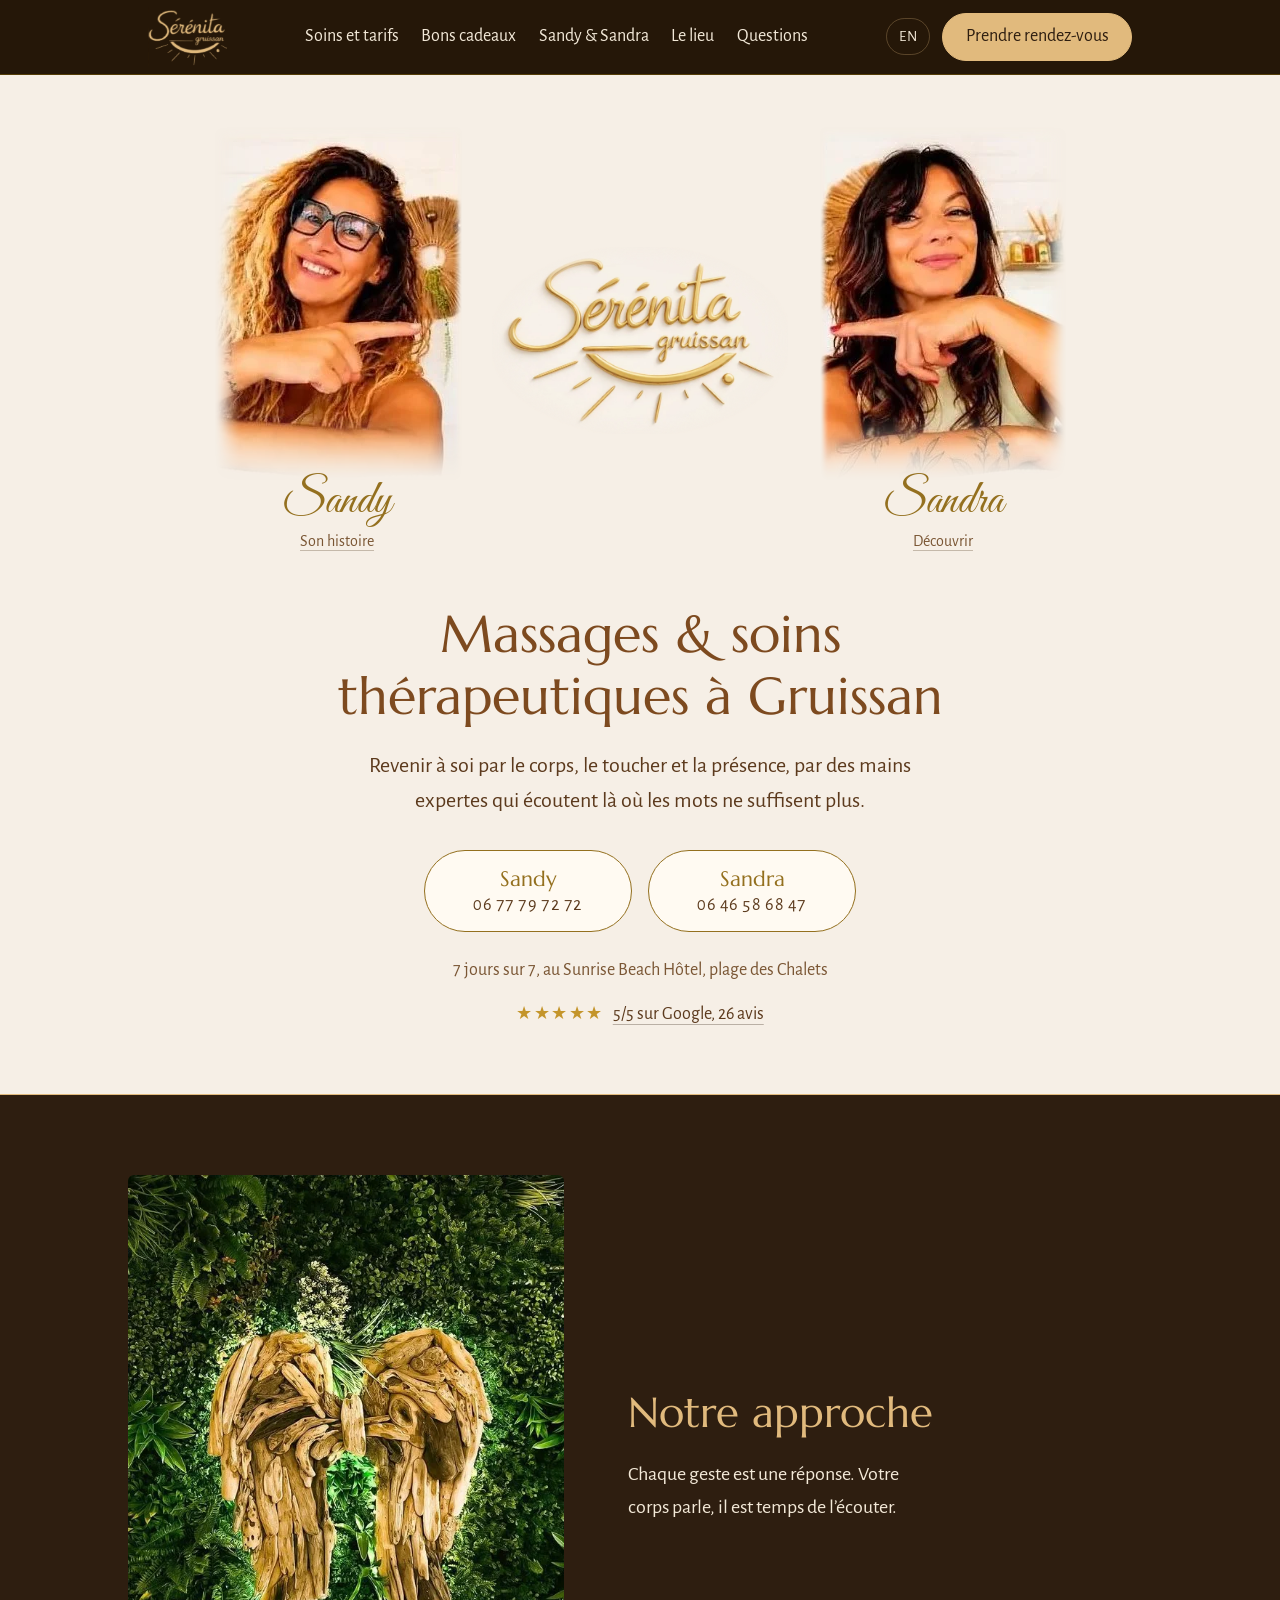
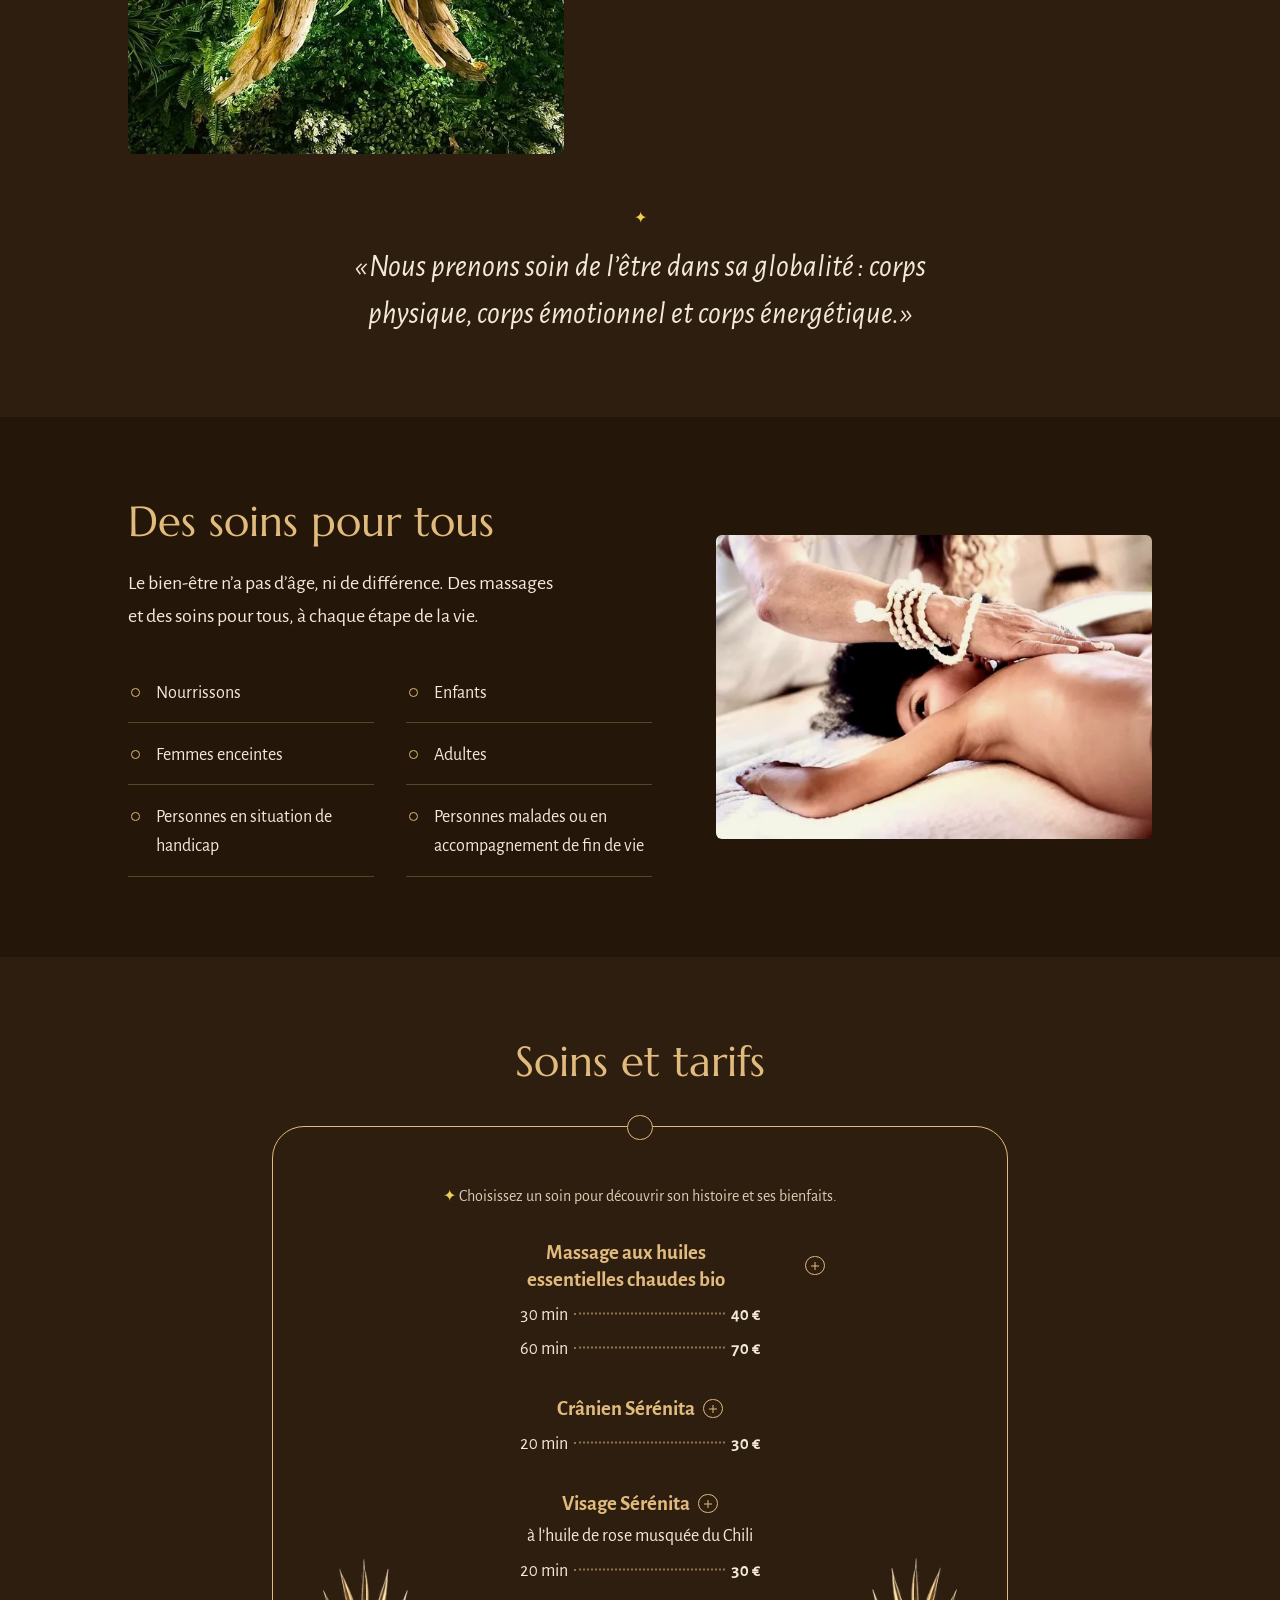
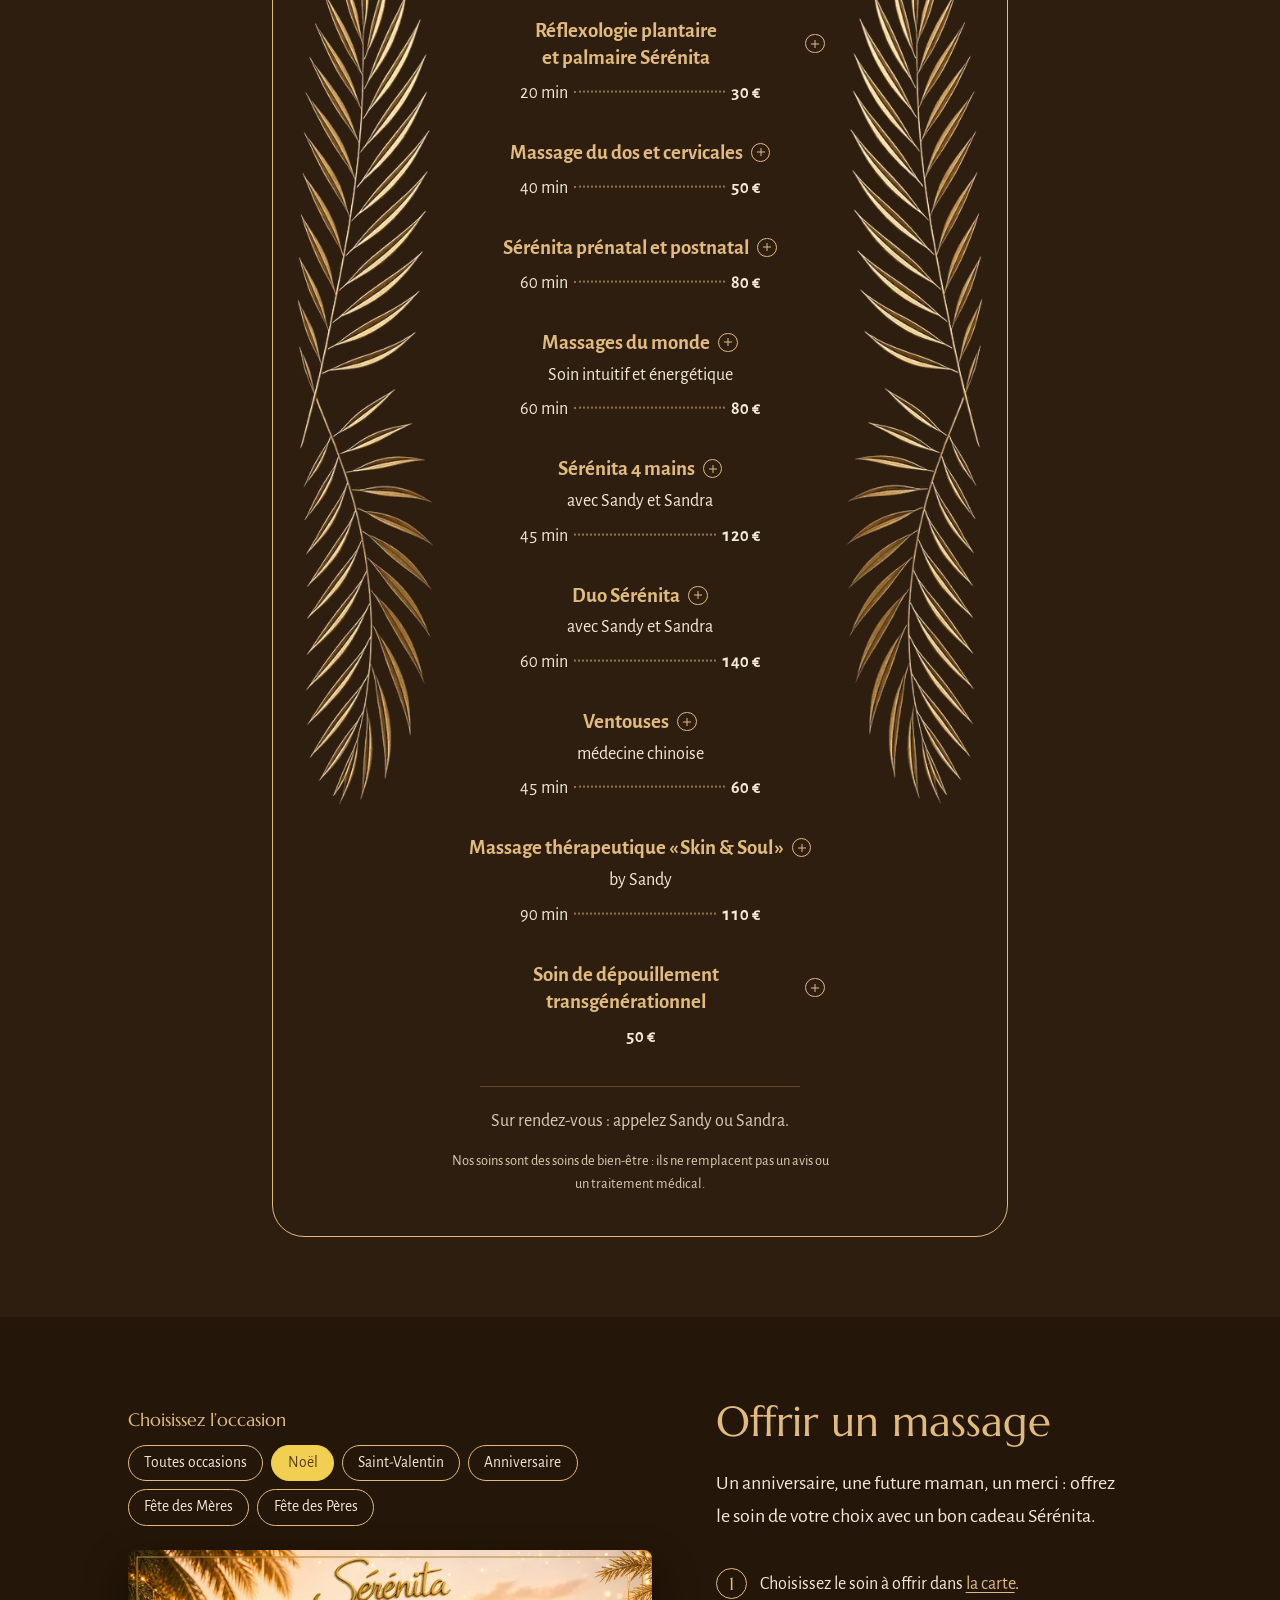
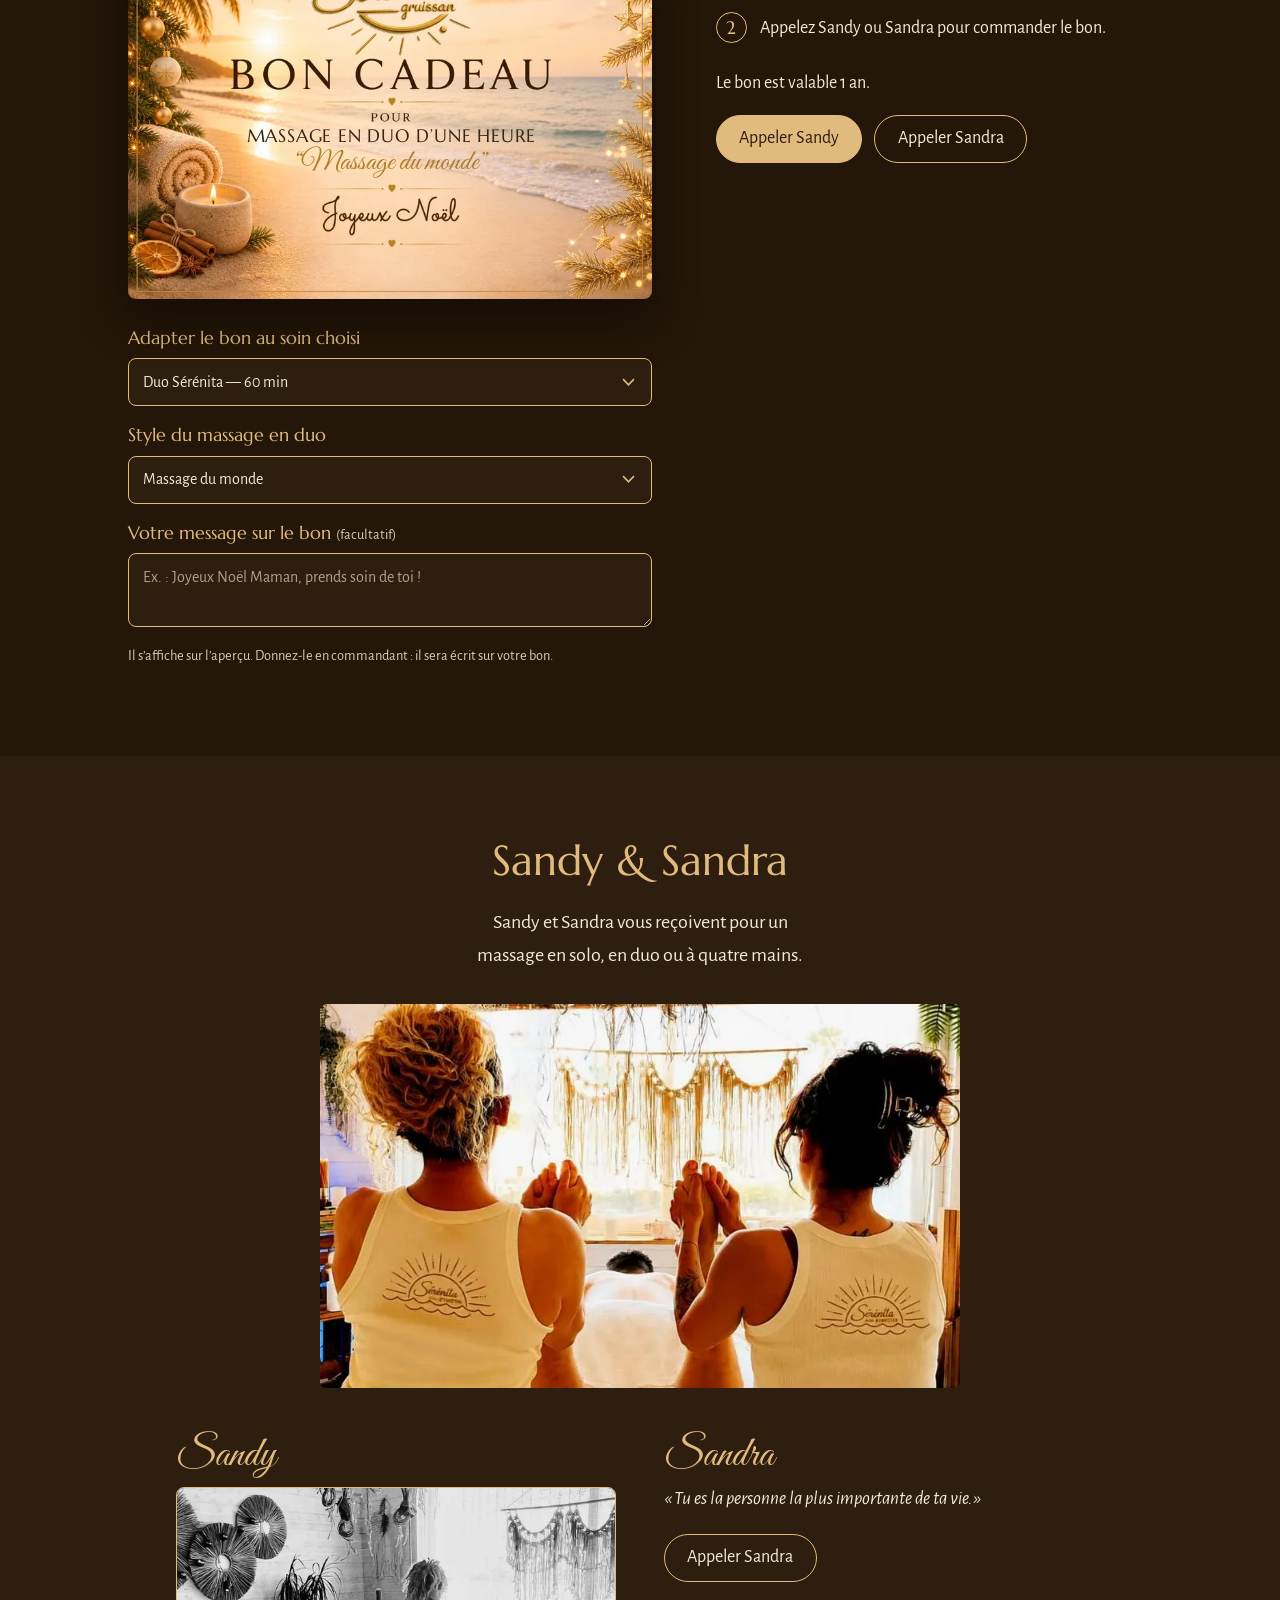
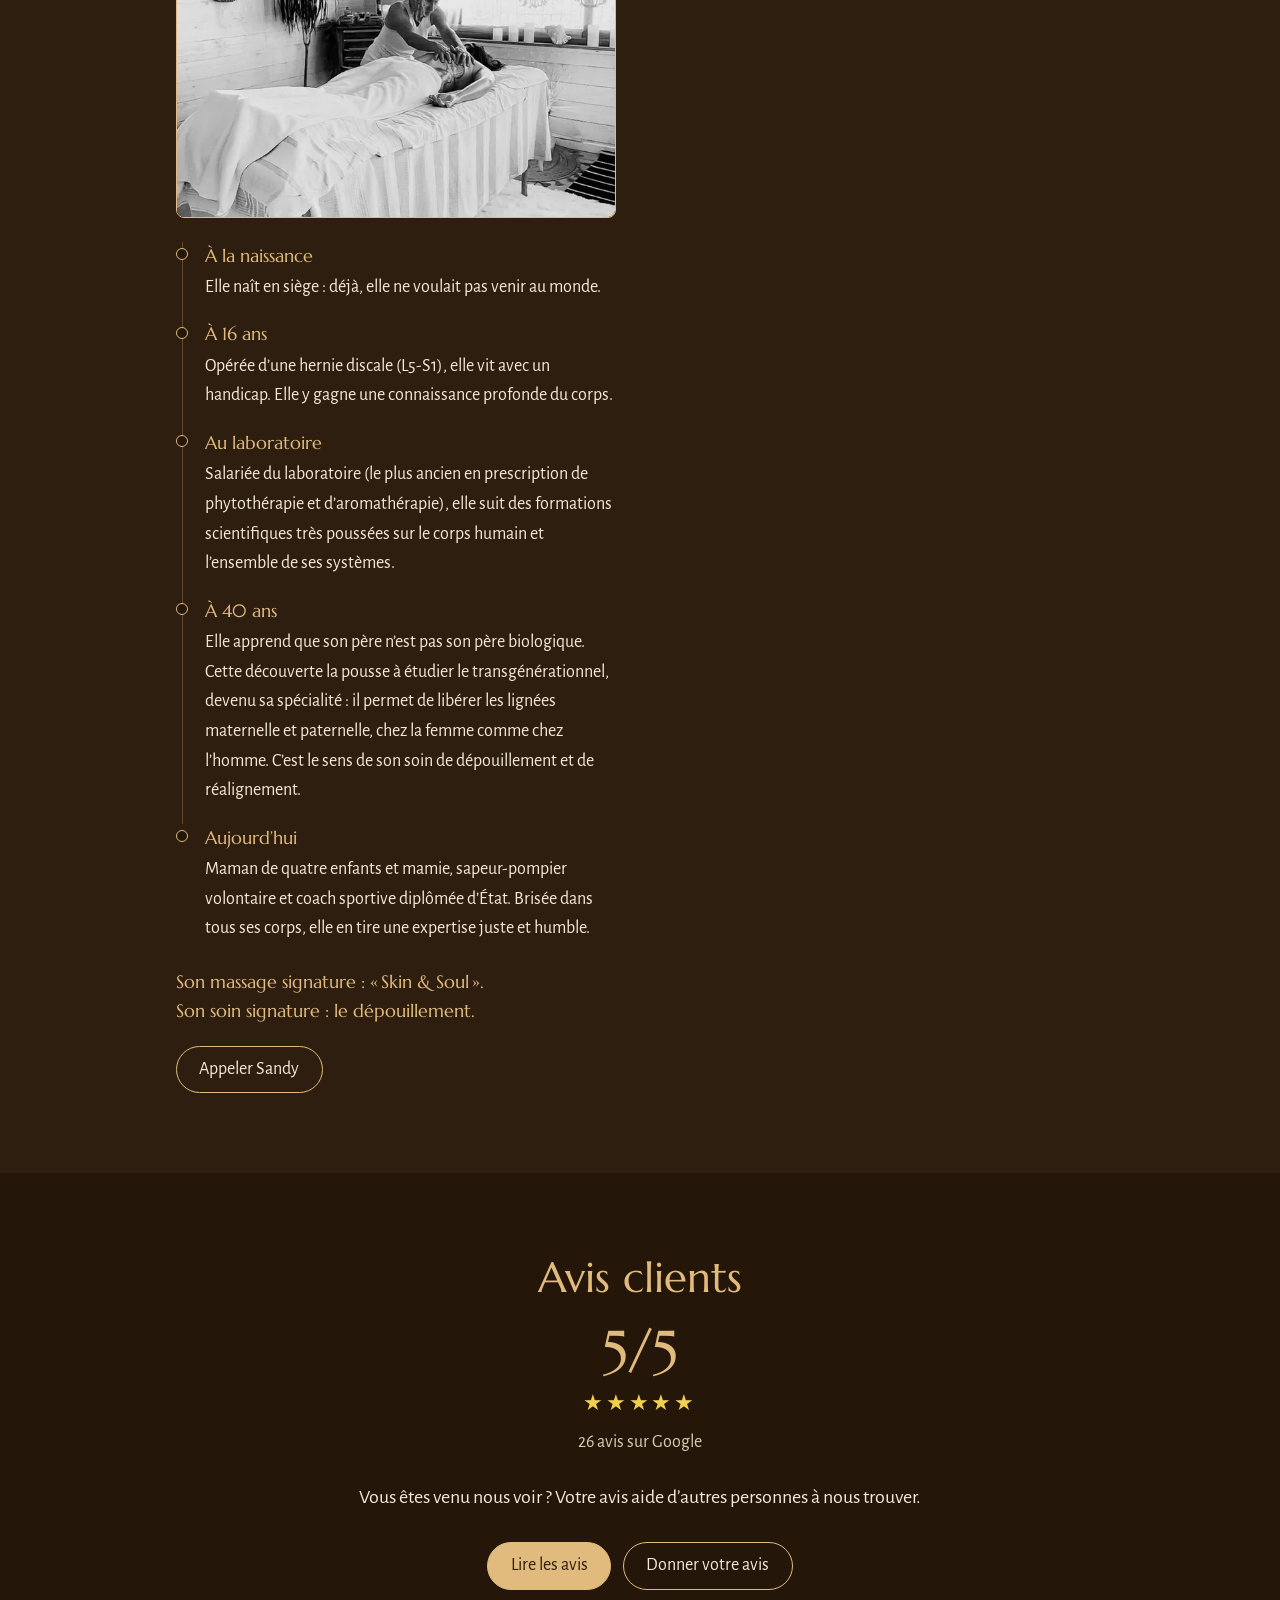
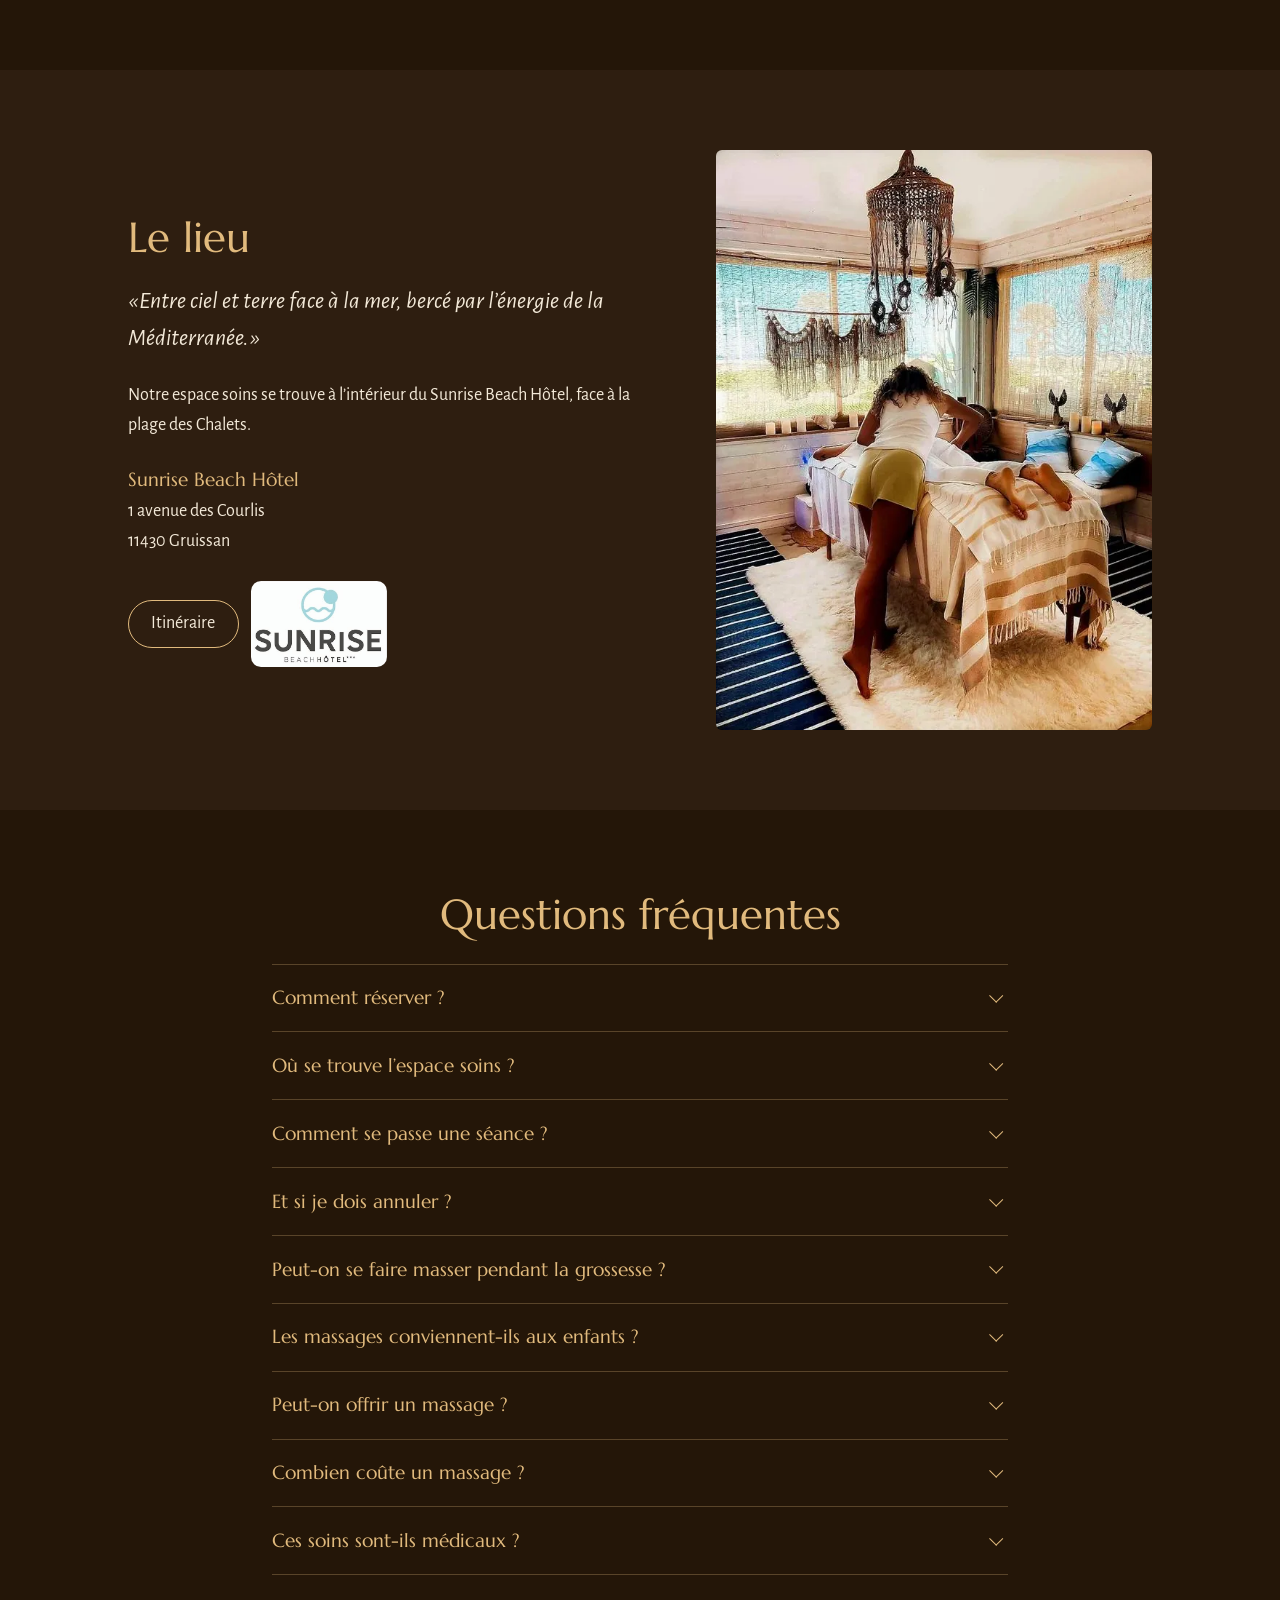
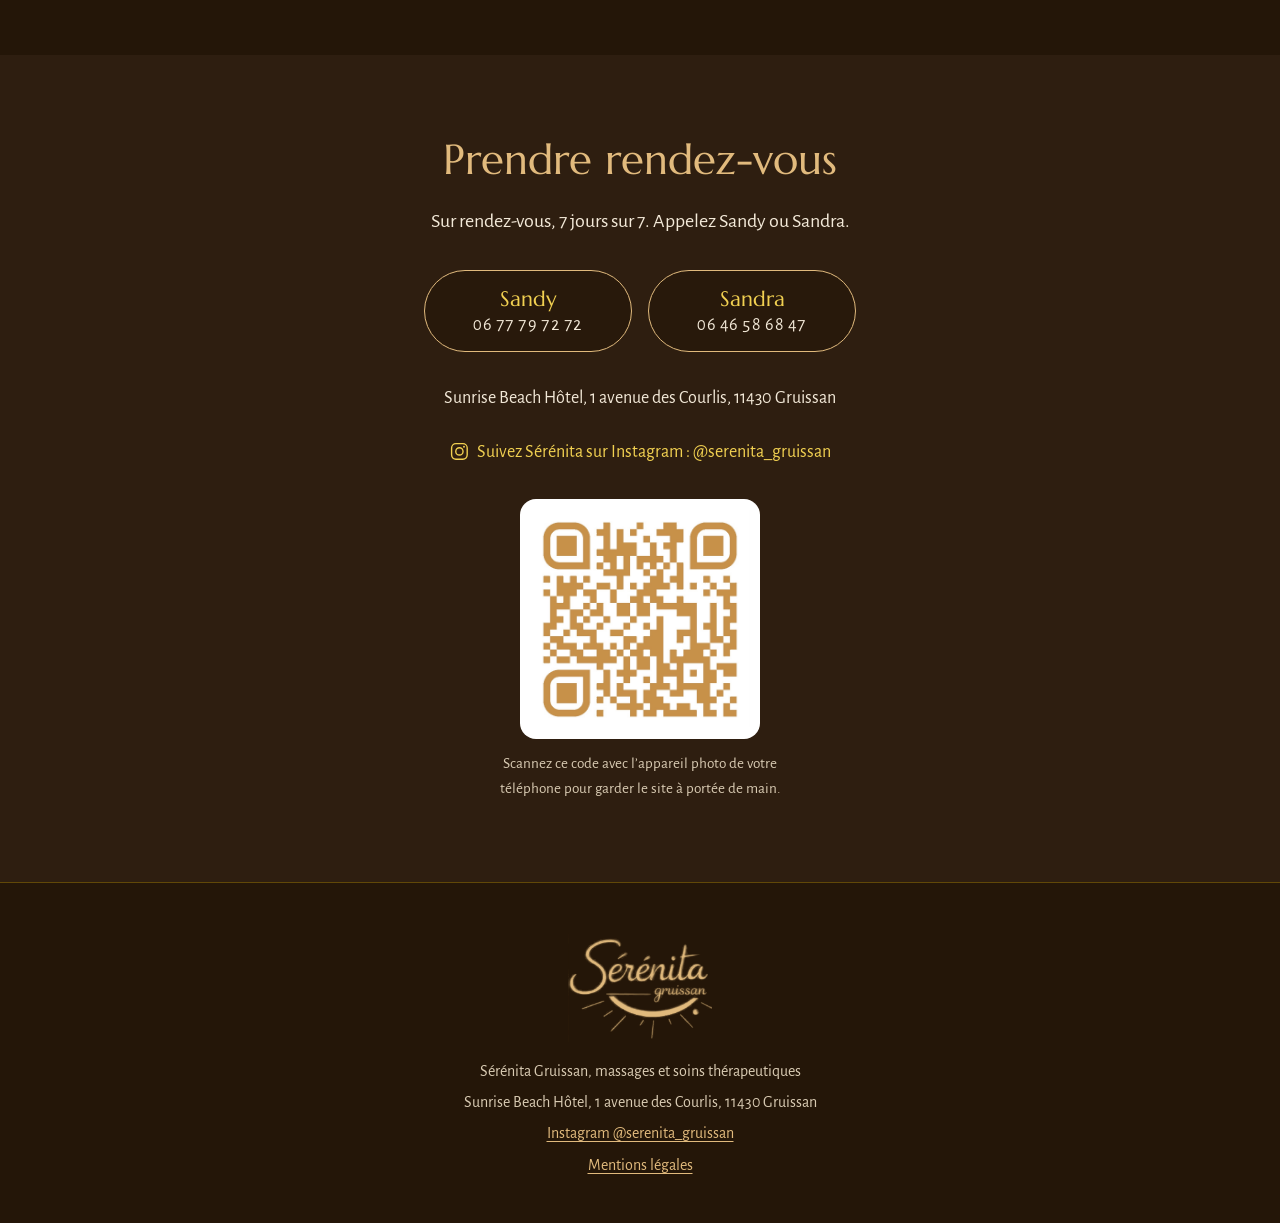
<file: index.html>
<!doctype html>
<html lang="fr">
<head>
  <meta charset="utf-8">
  <meta name="viewport" content="width=device-width, initial-scale=1">
  <title>Sérénita Gruissan – Massages et soins thérapeutiques avec Sandy et Sandra</title>
  <meta name="description" content="Massages et soins thérapeutiques à Gruissan avec Sandy et Sandra, 7 jours sur 7, dans leur espace soins du Sunrise Beach Hôtel, plage des Chalets. Massages aux huiles chaudes bio, visage, crânien, dos et cervicales, prénatal et postnatal, massages du monde, 4 mains, duo, ventouses, Skin &amp; Soul, soin transgénérationnel. Réservation par téléphone.">
  <meta name="theme-color" content="#2e1e10">
  <meta name="color-scheme" content="only light">
  <link rel="canonical" href="https://sandycrazyconcept.fr/">
  <link rel="alternate" hreflang="fr" href="https://sandycrazyconcept.fr/">
  <link rel="alternate" hreflang="en" href="https://sandycrazyconcept.fr/en/">
  <link rel="alternate" hreflang="x-default" href="https://sandycrazyconcept.fr/">
  <meta property="og:url" content="https://sandycrazyconcept.fr/">
  <meta property="og:type" content="website">
  <meta property="og:locale" content="fr_FR">
  <meta property="og:title" content="Sérénita Gruissan – Massages et soins thérapeutiques">
  <meta property="og:description" content="Sandy et Sandra vous accueillent 7 jours sur 7 au Sunrise Beach Hôtel, à Gruissan.">
  <meta property="og:image" content="https://sandycrazyconcept.fr/img/sandy-sandra-800.jpg">
  <link rel="icon" type="image/png" href="favicon.png">
  <link rel="apple-touch-icon" href="apple-touch-icon.png">
  <link rel="preload" href="fonts/marcellus-latin-400-normal.woff2" as="font" type="font/woff2" crossorigin>
  <link rel="preload" href="fonts/alegreya-sans-latin-400-normal.woff2" as="font" type="font/woff2" crossorigin>
  <link rel="stylesheet" href="css/style.css?v=15">
  <script type="application/ld+json">
  {
    "@context": "https://schema.org",
    "@type": "HealthAndBeautyBusiness",
    "name": "Sérénita Gruissan",
    "description": "Massages et soins thérapeutiques avec Sandy et Sandra, dans leur espace soins du Sunrise Beach Hôtel, à Gruissan.",
    "url": "https://sandycrazyconcept.fr/",
    "image": "https://sandycrazyconcept.fr/img/sandy-sandra-800.jpg",
    "logo": "https://sandycrazyconcept.fr/img/logo-serenita.png",
    "telephone": "+33677797272",
    "priceRange": "30 € – 140 €",
    "address": {
      "@type": "PostalAddress",
      "streetAddress": "Sunrise Beach Hôtel, 1 avenue des Courlis",
      "postalCode": "11430",
      "addressLocality": "Gruissan",
      "addressCountry": "FR"
    },
    "geo": { "@type": "GeoCoordinates", "latitude": 43.1005974, "longitude": 3.1136039 },
    "hasMap": "https://maps.google.com/?cid=7879985521520299105",
    "sameAs": ["https://maps.google.com/?cid=7879985521520299105", "https://www.instagram.com/serenita_gruissan/"]
  }
  </script>
</head>
<body class="avec-barre">
  <a class="evitement" href="#contenu">Aller au contenu</a>

  <header class="site-entete">
    <div class="conteneur">
      <a class="marque" href="#haut" aria-label="Sérénita Gruissan, retour en haut de la page">
        <img src="img/logo-serenita.png" width="452" height="350" alt="Sérénita Gruissan">
      </a>
      <nav class="menu" aria-label="Menu principal">
        <ul>
          <li><a href="#tarifs">Soins et tarifs</a></li>
          <li><a href="#offrir">Bons cadeaux</a></li>
          <li><a href="#equipe">Sandy &amp; Sandra</a></li>
          <li><a href="#lieu">Le lieu</a></li>
          <li><a href="#questions">Questions</a></li>
        </ul>
      </nav>
      <div class="entete-actions">
        <a class="langue" href="en/" hreflang="en" lang="en" aria-label="English version">EN</a>
        <a class="bouton bouton-plein" href="#contact">Prendre rendez-vous</a>
      </div>
    </div>
  </header>

  <main id="contenu">
    <section class="accueil" id="haut" aria-labelledby="titre-accueil">
      <div class="triptyque">
        <a class="portrait" href="#sandy" aria-label="Sandy : découvrir son histoire">
          <picture>
            <source type="image/webp" srcset="img/portrait-sandy-ivoire.webp">
            <img src="img/portrait-sandy-ivoire.png" width="249" height="356" fetchpriority="high" alt="">
          </picture>
          <span class="prenom-script">Sandy</span>
          <span class="decouvrir">Son histoire</span>
        </a>
        <div class="triptyque-logo">
          <picture>
            <source type="image/webp" srcset="img/logo-serenita-ivoire.webp">
            <img src="img/logo-serenita-ivoire.png" width="720" height="455" fetchpriority="high" alt="Sérénita Gruissan">
          </picture>
        </div>
        <a class="portrait" href="#sandra" aria-label="Sandra : la découvrir">
          <picture>
            <source type="image/webp" srcset="img/portrait-sandra-ivoire.webp">
            <img src="img/portrait-sandra-ivoire.png" width="248" height="356" fetchpriority="high" alt="">
          </picture>
          <span class="prenom-script">Sandra</span>
          <span class="decouvrir">Découvrir</span>
        </a>
      </div>
      <div class="accueil-contenu">
        <h1 id="titre-accueil">Massages &amp; soins thérapeutiques à Gruissan</h1>
        <p class="intro">Revenir à soi par le corps, le toucher et la présence, par des mains expertes qui écoutent là où les mots ne suffisent plus.</p>
        <ul class="appels" aria-label="Appeler pour prendre rendez-vous">
          <li><a href="tel:+33677797272"><span class="prenom">Sandy</span><span class="numero">06 77 79 72 72</span></a></li>
          <li><a href="tel:+33646586847"><span class="prenom">Sandra</span><span class="numero">06 46 58 68 47</span></a></li>
        </ul>
        <p class="lieu-court">7 jours sur 7, au Sunrise Beach Hôtel, plage des Chalets</p>
        <p class="avis-google"><a href="https://maps.google.com/?cid=7879985521520299105" target="_blank" rel="noopener"><span class="etoiles" aria-hidden="true">★★★★★</span> <span class="avis-texte">5/5 sur Google, 26&nbsp;avis</span><span class="visuellement-cache"> (ouvre Google Maps)</span></a></p>
      </div>
    </section>

    <section class="section" id="approche" aria-labelledby="titre-approche">
      <div class="conteneur paire">
        <div class="photo">
          <picture>
            <source type="image/webp" srcset="img/ailes-600.webp 600w, img/ailes-1080.webp 1080w" sizes="(min-width: 860px) 28rem, 100vw">
            <img src="img/ailes-600.jpg" srcset="img/ailes-600.jpg 600w, img/ailes-1080.jpg 1080w" sizes="(min-width: 860px) 28rem, 100vw"
                 width="600" height="797" loading="lazy" alt="Ailes dorées sculptées sur un mur végétal">
          </picture>
        </div>
        <div>
          <h2 id="titre-approche">Notre approche</h2>
          <p class="chapo">Chaque geste est une réponse. Votre corps parle, il est temps de l’écouter.</p>
        </div>
      </div>
      <figure class="citation citation-centre">
        <blockquote><p>«&#8239;Nous prenons soin de l’être dans sa globalité&#8239;: corps physique, corps émotionnel et corps énergétique.&#8239;»</p></blockquote>
      </figure>
    </section>

    <section class="section section-alt" id="pour-tous" aria-labelledby="titre-pour-tous">
      <div class="conteneur paire inversee">
        <div class="photo">
          <picture>
            <source type="image/webp" srcset="img/massage-enfant-600.webp 600w, img/massage-enfant-1179.webp 1179w" sizes="(min-width: 860px) 28rem, 100vw">
            <img src="img/massage-enfant-600.jpg" srcset="img/massage-enfant-600.jpg 600w, img/massage-enfant-1179.jpg 1179w" sizes="(min-width: 860px) 28rem, 100vw"
                 width="600" height="418" loading="lazy" alt="Une accompagnante Sérénita masse le dos d’un enfant allongé">
          </picture>
        </div>
        <div>
          <h2 id="titre-pour-tous">Des soins pour tous</h2>
          <p class="chapo">Le bien-être n’a pas d’âge, ni de différence. Des massages et des soins pour tous, à chaque étape de la vie.</p>
          <ul class="publics">
            <li>Nourrissons</li>
            <li>Enfants</li>
            <li>Femmes enceintes</li>
            <li>Adultes</li>
            <li>Personnes en situation de handicap</li>
            <li>Personnes malades ou en accompagnement de fin de vie</li>
          </ul>
        </div>
      </div>
    </section>

    <section class="section" id="tarifs" aria-labelledby="titre-tarifs">
      <h2 id="titre-tarifs" class="titre-centre">Soins et tarifs</h2>
      <div class="carte">
        <span class="palme palme-gauche" aria-hidden="true"></span>
        <span class="palme palme-droite" aria-hidden="true"></span>
        <p class="soins-aide"><span aria-hidden="true">✦</span> Choisissez un soin pour découvrir son histoire et ses bienfaits.</p>
        <ul class="soins">
          <li class="soin">
            <h3><button class="soin-bouton" type="button" data-fiche="huiles" aria-haspopup="dialog"><span class="soin-nom">Massage aux huiles essentielles chaudes bio</span><span class="soin-plus" aria-hidden="true"></span></button></h3>
            <p class="ligne"><span>30&nbsp;min</span><span class="points" aria-hidden="true"></span><span class="prix">40&nbsp;€</span></p>
            <p class="ligne"><span>60&nbsp;min</span><span class="points" aria-hidden="true"></span><span class="prix">70&nbsp;€</span></p>
            <div class="fiche" id="fiche-huiles">
              <h4>Son histoire</h4>
              <p>Les huiles parfumées accompagnent le massage depuis l’Antiquité, de l’Égypte à la Grèce. Le mot «&#8239;aromathérapie&#8239;» est né en France dans les années 1930, sous la plume du chimiste René-Maurice Gattefossé. Ici, les huiles bio sont tiédies avant le soin&nbsp;: leur chaleur enveloppe tout le corps.</p>
              <h4>Ses bienfaits</h4>
              <ul class="fiche-bienfaits">
                <li>Aide à relâcher les tensions du quotidien</li>
                <li>Une chaleur qui détend en profondeur</li>
                <li>Une peau nourrie et délicatement parfumée</li>
              </ul>
            </div>
          </li>
          <li class="soin">
            <h3><button class="soin-bouton" type="button" data-fiche="cranien" aria-haspopup="dialog"><span class="soin-nom">Crânien Sérénita</span><span class="soin-plus" aria-hidden="true"></span></button></h3>
            <p class="ligne"><span>20&nbsp;min</span><span class="points" aria-hidden="true"></span><span class="prix">30&nbsp;€</span></p>
            <div class="fiche" id="fiche-cranien">
              <h4>Son histoire</h4>
              <p>Le massage de la tête vient d’une tradition familiale indienne, transmise de génération en génération. Il s’est fait connaître en Occident à la fin du XX<sup>e</sup>&nbsp;siècle sous le nom de «&#8239;champissage&#8239;». Les doigts parcourent le cuir chevelu, la nuque et les épaules.</p>
              <h4>Ses bienfaits</h4>
              <ul class="fiche-bienfaits">
                <li>Apaise un esprit trop plein</li>
                <li>Détend la nuque et les épaules</li>
                <li>Une pause courte et ressourçante</li>
              </ul>
            </div>
          </li>
          <li class="soin">
            <h3><button class="soin-bouton" type="button" data-fiche="visage" aria-haspopup="dialog"><span class="soin-nom">Visage Sérénita</span><span class="soin-plus" aria-hidden="true"></span></button></h3>
            <p class="detail">à l’huile de rose musquée du Chili</p>
            <p class="ligne"><span>20&nbsp;min</span><span class="points" aria-hidden="true"></span><span class="prix">30&nbsp;€</span></p>
            <div class="fiche" id="fiche-visage">
              <h4>Son histoire</h4>
              <p>La rose musquée pousse à l’état sauvage dans les Andes. Au Chili, on presse ses graines pour obtenir une huile précieuse, connue pour prendre soin de la peau. Le soin l’associe à des gestes lents sur tout le visage.</p>
              <h4>Ses bienfaits</h4>
              <ul class="fiche-bienfaits">
                <li>Détend les traits et la mâchoire</li>
                <li>Une peau nourrie et souple</li>
                <li>Vingt minutes de calme absolu</li>
              </ul>
            </div>
          </li>
          <li class="soin">
            <h3><button class="soin-bouton" type="button" data-fiche="reflexologie" aria-haspopup="dialog"><span class="soin-nom">Réflexologie plantaire et palmaire Sérénita</span><span class="soin-plus" aria-hidden="true"></span></button></h3>
            <p class="ligne"><span>20&nbsp;min</span><span class="points" aria-hidden="true"></span><span class="prix">30&nbsp;€</span></p>
            <div class="fiche" id="fiche-reflexologie">
              <h4>Son principe</h4>
              <p>Chaque pied compte environ 7&nbsp;000 terminaisons nerveuses. Le toucher, la pression, le mouvement et la stimulation plantaire peuvent notamment influencer&nbsp;:</p>
              <ul class="fiche-liste">
                <li>la perception de sécurité corporelle&nbsp;;</li>
                <li>la détente et la diminution de la tension musculaire&nbsp;;</li>
                <li>les ajustements posturaux et l’équilibre&nbsp;;</li>
                <li>la régulation de l’état d’éveil et de relaxation.</li>
              </ul>
              <p>Le pied n’est donc pas simplement une zone d’appui&nbsp;: c’est une véritable interface. Le soin procède par pressions douces sur les pieds et les mains.</p>
              <h4>Ses bienfaits</h4>
              <ul class="fiche-bienfaits">
                <li>Une détente profonde, des pieds à la tête</li>
                <li>Des pieds et des mains plus légers</li>
                <li>Vingt minutes pour se recentrer</li>
              </ul>
            </div>
          </li>
          <li class="soin">
            <h3><button class="soin-bouton" type="button" data-fiche="dos" aria-haspopup="dialog"><span class="soin-nom">Massage du dos et cervicales</span><span class="soin-plus" aria-hidden="true"></span></button></h3>
            <p class="ligne"><span>40&nbsp;min</span><span class="points" aria-hidden="true"></span><span class="prix">50&nbsp;€</span></p>
            <div class="fiche" id="fiche-dos">
              <h4>Son histoire</h4>
              <p>Le dos porte le poids de nos journées&nbsp;: écrans, charges, stress. Ce soin se concentre là où les tensions s’installent le plus, des lombaires jusqu’à la nuque.</p>
              <h4>Ses bienfaits</h4>
              <ul class="fiche-bienfaits">
                <li>Cible les zones les plus tendues</li>
                <li>Aide à dénouer la nuque et les épaules</li>
                <li>Une sensation de légèreté en repartant</li>
              </ul>
            </div>
          </li>
          <li class="soin">
            <h3><button class="soin-bouton" type="button" data-fiche="prenatal" aria-haspopup="dialog"><span class="soin-nom">Sérénita prénatal et postnatal</span><span class="soin-plus" aria-hidden="true"></span></button></h3>
            <p class="ligne"><span>60&nbsp;min</span><span class="points" aria-hidden="true"></span><span class="prix">80&nbsp;€</span></p>
            <div class="fiche" id="fiche-prenatal">
              <h4>Son histoire</h4>
              <p>Dans de nombreuses cultures, les femmes enceintes et les jeunes mamans reçoivent des massages pour traverser cette période unique. Ce soin perpétue cette tradition&nbsp;: une installation adaptée, des gestes doux et du temps pour soi.</p>
              <h4>Ses bienfaits</h4>
              <ul class="fiche-bienfaits">
                <li>Allège la sensation de jambes lourdes et de dos chargé</li>
                <li>Un moment de calme pendant la grossesse</li>
                <li>Après la naissance, se réapproprier son corps</li>
              </ul>
              <p class="fiche-note">Pendant la grossesse, parlez-en à votre sage-femme ou à votre médecin avant le rendez-vous.</p>
            </div>
          </li>
          <li class="soin">
            <h3><button class="soin-bouton" type="button" data-fiche="monde" aria-haspopup="dialog"><span class="soin-nom">Massages du monde</span><span class="soin-plus" aria-hidden="true"></span></button></h3>
            <p class="detail">Soin intuitif et énergétique</p>
            <p class="ligne"><span>60&nbsp;min</span><span class="points" aria-hidden="true"></span><span class="prix">80&nbsp;€</span></p>
            <div class="fiche" id="fiche-monde">
              <h4>Son histoire</h4>
              <p>Lomi-lomi d’Hawaï, abhyanga d’Inde, massage suédois&nbsp;: chaque continent a sa façon de toucher. Ce soin intuitif et énergétique s’en inspire et s’adapte à ce que votre corps exprime ce jour-là.</p>
              <h4>Ses bienfaits</h4>
              <ul class="fiche-bienfaits">
                <li>Un voyage des sens, sans quitter Gruissan</li>
                <li>Un soin ajusté à votre état du jour</li>
                <li>Une détente profonde du corps et de l’esprit</li>
              </ul>
            </div>
          </li>
          <li class="soin">
            <h3><button class="soin-bouton" type="button" data-fiche="quatre_mains" aria-haspopup="dialog"><span class="soin-nom">Sérénita 4 mains</span><span class="soin-plus" aria-hidden="true"></span></button></h3>
            <p class="detail">avec Sandy et Sandra</p>
            <p class="ligne"><span>45&nbsp;min</span><span class="points" aria-hidden="true"></span><span class="prix">120&nbsp;€</span></p>
            <div class="fiche" id="fiche-quatre_mains">
              <h4>Son histoire</h4>
              <p>Deux accompagnantes, des gestes en miroir&nbsp;: avec quatre mains, le corps ne sait plus quelle main suivre et finit par lâcher prise. Sandy et Sandra accordent leurs mouvements pour n’en faire qu’un.</p>
              <h4>Ses bienfaits</h4>
              <ul class="fiche-bienfaits">
                <li>Un lâcher-prise plus rapide</li>
                <li>Une sensation d’enveloppement totale</li>
                <li>Une expérience rare, à vivre au moins une fois</li>
              </ul>
            </div>
          </li>
          <li class="soin">
            <h3><button class="soin-bouton" type="button" data-fiche="duo" aria-haspopup="dialog"><span class="soin-nom">Duo Sérénita</span><span class="soin-plus" aria-hidden="true"></span></button></h3>
            <p class="detail">avec Sandy et Sandra</p>
            <p class="ligne"><span>60&nbsp;min</span><span class="points" aria-hidden="true"></span><span class="prix">140&nbsp;€</span></p>
            <div class="fiche" id="fiche-duo">
              <h4>Son histoire</h4>
              <p>Le duo se vit à deux, côte à côte&nbsp;: chacun reçoit son massage, au même moment. Un moment partagé, en couple, entre amis ou en famille.</p>
              <h4>Ses bienfaits</h4>
              <ul class="fiche-bienfaits">
                <li>Partager un vrai moment de détente</li>
                <li>Une belle idée de cadeau à deux</li>
                <li>Chacun son massage, au même rythme</li>
              </ul>
            </div>
          </li>
          <li class="soin">
            <h3><button class="soin-bouton" type="button" data-fiche="ventouses" aria-haspopup="dialog"><span class="soin-nom">Ventouses</span><span class="soin-plus" aria-hidden="true"></span></button></h3>
            <p class="detail">médecine chinoise</p>
            <p class="ligne"><span>45&nbsp;min</span><span class="points" aria-hidden="true"></span><span class="prix">60&nbsp;€</span></p>
            <div class="fiche" id="fiche-ventouses">
              <h4>Son histoire</h4>
              <p>Les ventouses comptent parmi les plus anciennes pratiques connues&nbsp;: on en trouve la trace dans l’Égypte ancienne et dans la Chine antique, où l’on utilisait des cornes d’animaux, puis des bambous. Posées sur la peau, elles créent une légère aspiration.</p>
              <h4>Ses bienfaits</h4>
              <ul class="fiche-bienfaits">
                <li>Une sensation de relâchement des zones tendues</li>
                <li>Une technique ancestrale, revisitée</li>
                <li>Un soin tonique, différent d’un massage classique</li>
              </ul>
              <p class="fiche-note">Les ventouses peuvent laisser des marques rondes pendant quelques jours.</p>
            </div>
          </li>
          <li class="soin">
            <h3><button class="soin-bouton" type="button" data-fiche="skin_soul" aria-haspopup="dialog"><span class="soin-nom">Massage thérapeutique «&#8239;Skin &amp; Soul&#8239;»</span><span class="soin-plus" aria-hidden="true"></span></button></h3>
            <p class="detail">by Sandy</p>
            <p class="ligne"><span>90&nbsp;min</span><span class="points" aria-hidden="true"></span><span class="prix">110&nbsp;€</span></p>
            <div class="fiche" id="fiche-skin_soul">
              <h4>Son histoire</h4>
              <p>«&#8239;Skin &amp; Soul&#8239;», de la peau à l’âme&nbsp;: c’est le massage signature de Sandy, un soin à la fois physique et énergétique, pour le corps, l’âme et l’esprit. Elle y met au service de votre bien-être sa connaissance du corps et son écoute.</p>
              <h4>Ses bienfaits</h4>
              <ul class="fiche-bienfaits">
                <li>Le soin le plus complet de la carte</li>
                <li>Le corps et l’esprit, ensemble</li>
                <li>Toute l’expertise de Sandy</li>
              </ul>
            </div>
          </li>
          <li class="soin">
            <h3><button class="soin-bouton" type="button" data-fiche="transgenerationnel" aria-haspopup="dialog"><span class="soin-nom">Soin de dépouillement transgénérationnel</span><span class="soin-plus" aria-hidden="true"></span></button></h3>
            <p class="ligne ligne-seule"><span class="prix">50&nbsp;€</span></p>
            <div class="fiche" id="fiche-transgenerationnel">
              <h4>Son histoire</h4>
              <p>Nous héritons de l’histoire et des blessures de nos ancêtres. Ce soin est le fruit de l’expérience et des propres recherches de Sandy, après les non-dits autour de son père. Ce soin aide à libérer et guérir les lignées maternelle et paternelle, chez la femme comme chez l’homme.</p>
              <p>Ce soin est le complément du massage Skin&nbsp;&amp;&nbsp;Soul (prévoir 2&nbsp;h&nbsp;30).</p>
              <h4>Ses bienfaits</h4>
              <ul class="fiche-bienfaits">
                <li>Prendre de la hauteur et accueillir son histoire familiale avec humilité</li>
                <li>Se libérer de ce qui ne nous appartient pas</li>
                <li>Un temps d’écoute bienveillant</li>
              </ul>
              <p class="fiche-note">Ce soin ne remplace pas un suivi médical ou psychologique.</p>
            </div>
          </li>
        </ul>
        <p class="rappel">Sur rendez-vous&nbsp;: appelez Sandy ou Sandra.</p>
        <p class="avertissement">Nos soins sont des soins de bien-être&nbsp;: ils ne remplacent pas un avis ou un traitement médical.</p>
      </div>
    </section>

    <dialog class="fiche-soin" id="fiche-soin" aria-labelledby="fiche-titre">
      <div class="fiche-boite">
        <div class="fiche-ciel">
          <svg class="constellation" viewBox="0 0 200 120" aria-hidden="true" focusable="false"></svg>
        </div>
        <div class="fiche-corps">
          <h3 id="fiche-titre">Soin</h3>
          <p class="fiche-detail"></p>
          <div class="fiche-prix"></div>
          <div class="fiche-contenu"></div>
          <div class="fiche-actions">
            <a class="bouton bouton-plein" href="tel:+33677797272">Appeler Sandy</a>
            <a class="bouton" href="tel:+33646586847">Appeler Sandra</a>
          </div>
        </div>
        <button class="fiche-fermer" type="button" aria-label="Fermer la fiche">×</button>
      </div>
    </dialog>

    <section class="section section-alt offrir" id="offrir" aria-labelledby="titre-offrir">
      <div class="conteneur offrir-grille">
        <div class="offrir-haut">
          <h2 id="titre-offrir">Offrir un massage</h2>
          <p class="chapo">Un anniversaire, une future maman, un merci&nbsp;: offrez le soin de votre choix avec un bon cadeau Sérénita.</p>
        </div>
        <div class="bon-visuel">
          <fieldset class="bon-occasions" hidden>
            <legend>Choisissez l’occasion</legend>
            <div class="pastilles">
              <label><input type="radio" name="bon-occasion" value="classique" checked><span>Toutes occasions</span></label>
              <label><input type="radio" name="bon-occasion" value="noel"><span>Noël</span></label>
              <label><input type="radio" name="bon-occasion" value="saint-valentin"><span>Saint-Valentin</span></label>
              <label><input type="radio" name="bon-occasion" value="anniversaire"><span>Anniversaire</span></label>
              <label><input type="radio" name="bon-occasion" value="fete-des-meres"><span>Fête des Mères</span></label>
              <label><input type="radio" name="bon-occasion" value="fete-des-peres"><span>Fête des Pères</span></label>
            </div>
          </fieldset>
          <div class="bon-carte" aria-hidden="true">
            <picture>
              <source type="image/webp" srcset="img/bon-cadeau-768.webp 768w, img/bon-cadeau-1536.webp 1536w" sizes="(min-width: 860px) 36rem, 100vw">
              <img src="img/bon-cadeau-768.jpg" srcset="img/bon-cadeau-768.jpg 768w, img/bon-cadeau-1536.jpg 1536w" sizes="(min-width: 860px) 36rem, 100vw"
                   width="1536" height="1024" alt="" loading="lazy" decoding="async">
            </picture>
            <p class="bon-ligne bon-format">Massage en duo d’une heure</p>
            <p class="bon-ligne bon-style">“Massage du monde”</p>
            <p class="bon-message"></p>
          </div>
          <div class="bon-choix" hidden>
            <div>
              <label for="bon-soin">Adapter le bon au soin choisi</label>
              <select id="bon-soin">
                <option value="huiles-30">Massage aux huiles essentielles chaudes bio — 30 min</option>
                <option value="huiles-60">Massage aux huiles essentielles chaudes bio — 60 min</option>
                <option value="cranien">Crânien Sérénita — 20 min</option>
                <option value="visage">Visage Sérénita — 20 min</option>
                <option value="reflexologie">Réflexologie plantaire et palmaire Sérénita — 20 min</option>
                <option value="dos">Massage du dos et cervicales — 40 min</option>
                <option value="prenatal">Sérénita prénatal et postnatal — 60 min</option>
                <option value="monde">Massages du monde — 60 min</option>
                <option value="quatre_mains">Sérénita 4 mains — 45 min</option>
                <option value="duo" selected>Duo Sérénita — 60 min</option>
                <option value="ventouses">Ventouses — 45 min</option>
                <option value="skin_soul">Massage thérapeutique «&#8239;Skin &amp; Soul&#8239;» — 90 min</option>
                <option value="transgenerationnel">Soin de dépouillement transgénérationnel</option>
              </select>
            </div>
            <div class="bon-choix-style">
              <label for="bon-style">Style du massage en duo</label>
              <select id="bon-style">
                <option value="monde" selected>Massage du monde</option>
                <option value="huiles">Huiles essentielles chaudes bio</option>
              </select>
            </div>
            <div class="bon-choix-message">
              <label for="bon-message">Votre message sur le bon <span class="facultatif">(facultatif)</span></label>
              <textarea id="bon-message" rows="2" maxlength="120" placeholder="Ex.&nbsp;: Joyeux Noël Maman, prends soin de toi&nbsp;!"></textarea>
              <p class="bon-aide">Il s’affiche sur l’aperçu. Donnez-le en commandant&nbsp;: il sera écrit sur votre bon.</p>
            </div>
            <p class="bon-resume visuellement-cache" aria-live="polite">Aperçu du bon&nbsp;: Duo Sérénita — 60 min, Massage du monde.</p>
          </div>
        </div>
        <div class="offrir-bas">
          <ol class="etapes">
            <li>Choisissez le soin à offrir dans <a href="#tarifs">la carte</a>.</li>
            <li>Appelez Sandy ou Sandra pour commander le bon.</li>
          </ol>
          <p>Le bon est valable 1&nbsp;an.</p>
          <div class="actions">
            <a class="bouton bouton-plein" href="tel:+33677797272">Appeler Sandy</a>
            <a class="bouton" href="tel:+33646586847">Appeler Sandra</a>
          </div>
        </div>
      </div>
    </section>

    <section class="section equipe" id="equipe" aria-labelledby="titre-equipe">
      <div class="conteneur">
        <h2 id="titre-equipe">Sandy &amp; Sandra</h2>
        <p class="chapo">Sandy et Sandra vous reçoivent pour un massage en solo, en duo ou à quatre mains.</p>
        <picture>
          <source type="image/webp" srcset="img/duo-800.webp 800w, img/duo-1600.webp 1600w" sizes="(min-width: 860px) 40rem, 100vw">
          <img class="bandeau" src="img/duo-800.jpg" srcset="img/duo-800.jpg 800w, img/duo-1600.jpg 1600w" sizes="(min-width: 860px) 40rem, 100vw"
               width="1600" height="959" loading="lazy" alt="Sandy et Sandra, de dos, en tenue Sérénita, pendant un massage à quatre mains">
        </picture>
        <div class="accompagnantes">
          <article class="accompagnante sans-photo" id="sandy" aria-labelledby="titre-sandy">
            <div class="accompagnante-texte">
              <h3 id="titre-sandy">Sandy</h3>
              <picture class="scene">
                <source type="image/webp" srcset="img/sandy-massage-640.webp 640w, img/sandy-massage-1059.webp 1059w" sizes="(min-width: 600px) 27rem, 100vw">
                <img src="img/sandy-massage-640.jpg" srcset="img/sandy-massage-640.jpg 640w, img/sandy-massage-1059.jpg 1059w" sizes="(min-width: 600px) 27rem, 100vw"
                     width="640" height="480" loading="lazy" alt="Sandy masse le dos d’une cliente dans sa salle de massage">
              </picture>
              <ol class="parcours">
                <li><span class="parcours-quand">À la naissance</span><p>Elle naît en siège&nbsp;: déjà, elle ne voulait pas venir au monde.</p></li>
                <li><span class="parcours-quand">À 16&nbsp;ans</span><p>Opérée d’une hernie discale (L5-S1), elle vit avec un handicap. Elle y gagne une connaissance profonde du corps.</p></li>
                <li><span class="parcours-quand">Au laboratoire</span><p>Salariée du laboratoire (le plus ancien en prescription de phytothérapie et d’aromathérapie), elle suit des formations scientifiques très poussées sur le corps humain et l’ensemble de ses systèmes.</p></li>
                <li><span class="parcours-quand">À 40&nbsp;ans</span><p>Elle apprend que son père n’est pas son père biologique. Cette découverte la pousse à étudier le transgénérationnel, devenu sa spécialité&nbsp;: il permet de libérer les lignées maternelle et paternelle, chez la femme comme chez l’homme. C’est le sens de son soin de dépouillement et de réalignement.</p></li>
                <li><span class="parcours-quand">Aujourd’hui</span><p>Maman de quatre enfants et mamie, sapeur-pompier volontaire et coach sportive diplômée d’État. Brisée dans tous ses corps, elle en tire une expertise juste et humble.</p></li>
              </ol>
              <p class="signatures">Son massage signature&nbsp;: «&#8239;Skin &amp; Soul&#8239;».<br>Son soin signature&nbsp;: le dépouillement.</p>
              <a class="bouton" href="tel:+33677797272">Appeler Sandy</a>
            </div>
          </article>
          <article class="accompagnante sans-photo" id="sandra" aria-labelledby="titre-sandra">
            <div class="accompagnante-texte">
              <h3 id="titre-sandra">Sandra</h3>
              <figure class="citation">
                <blockquote><p>«&#8239;Tu es la personne la plus importante de ta vie.&#8239;»</p></blockquote>
              </figure>
              <a class="bouton" href="tel:+33646586847">Appeler Sandra</a>
            </div>
          </article>
        </div>
      </div>
    </section>

    <section class="section section-alt avis" id="avis" aria-labelledby="titre-avis">
      <div class="conteneur">
        <h2 id="titre-avis">Avis clients</h2>
        <p class="note-google"><span class="note-chiffre">5/5</span><span class="etoiles" aria-hidden="true">★★★★★</span><span class="note-nombre">26 avis sur Google</span></p>
        <p class="chapo">Vous êtes venu nous voir&nbsp;? Votre avis aide d’autres personnes à nous trouver.</p>
        <div class="actions actions-centre">
          <a class="bouton bouton-plein" href="https://maps.google.com/?cid=7879985521520299105" target="_blank" rel="noopener">Lire les avis</a>
          <a class="bouton" href="https://maps.google.com/?cid=7879985521520299105" target="_blank" rel="noopener">Donner votre avis</a>
        </div>
      </div>
    </section>

    <section class="section" id="lieu" aria-labelledby="titre-lieu">
      <div class="conteneur paire inversee">
        <div class="photo">
          <picture>
            <source type="image/webp" srcset="img/cabine-600.webp 600w, img/cabine-1080.webp 1080w" sizes="(min-width: 860px) 28rem, 100vw">
            <img src="img/cabine-600.jpg" srcset="img/cabine-600.jpg 600w, img/cabine-1080.jpg 1080w" sizes="(min-width: 860px) 28rem, 100vw"
                 width="600" height="797" loading="lazy" alt="Massage dans l’espace soins Sérénita, face à la mer">
          </picture>
        </div>
        <div>
          <h2 id="titre-lieu">Le lieu</h2>
          <figure class="citation citation-haut">
            <blockquote><p>«&#8239;Entre ciel et terre face à la mer, bercé par l’énergie de la Méditerranée.&#8239;»</p></blockquote>
          </figure>
          <p class="texte-lieu">Notre espace soins se trouve à l’intérieur du Sunrise Beach Hôtel, face à la plage des Chalets.</p>
          <address class="adresse">
            <strong>Sunrise Beach Hôtel</strong><br>
            1 avenue des Courlis<br>
            11430 Gruissan
          </address>
          <div class="actions">
            <a class="bouton" href="https://maps.google.com/?cid=7879985521520299105" target="_blank" rel="noopener">Itinéraire</a>
            <a class="hotel-logo" href="https://www.hotelsunrise-gruissan.com" target="_blank" rel="noopener">
              <img src="img/sunrise-beach-hotel-473.jpg" width="473" height="300" loading="lazy" alt="Sunrise Beach Hôtel – ouvrir le site de l’hôtel">
            </a>
          </div>
        </div>
      </div>
    </section>

    <section class="section section-alt questions" id="questions" aria-labelledby="titre-questions">
      <div class="conteneur conteneur-etroit">
        <h2 id="titre-questions">Questions fréquentes</h2>
        <div class="faq">
          <details>
            <summary>Comment réserver&nbsp;?</summary>
            <p>Par téléphone, 7 jours sur 7&nbsp;: Sandy au <a href="tel:+33677797272">06 77 79 72 72</a> ou Sandra au <a href="tel:+33646586847">06 46 58 68 47</a>.</p>
          </details>
          <details>
            <summary>Où se trouve l’espace soins&nbsp;?</summary>
            <p>À l’intérieur du Sunrise Beach Hôtel, 1 avenue des Courlis à Gruissan, face à la plage des Chalets. <a href="https://maps.google.com/?cid=7879985521520299105" target="_blank" rel="noopener">Voir l’itinéraire</a>.</p>
          </details>
          <details>
            <summary>Comment se passe une séance&nbsp;?</summary>
            <p>Chaque massage est adapté à vos besoins, à vos douleurs et à vos ressentis. Vous en parlez avec Sandy ou Sandra avant de commencer.</p>
          </details>
          <details>
            <summary>Et si je dois annuler&nbsp;?</summary>
            <p>Merci de prévenir au moins 24&nbsp;heures à l’avance, par téléphone.</p>
          </details>
          <details>
            <summary>Peut-on se faire masser pendant la grossesse&nbsp;?</summary>
            <p>Oui, c’est le rôle du soin Sérénita prénatal et postnatal (60&nbsp;min, 80&nbsp;€). Parlez-en à votre sage-femme ou à votre médecin avant le rendez-vous.</p>
          </details>
          <details>
            <summary>Les massages conviennent-ils aux enfants&nbsp;?</summary>
            <p>Oui. Sérénita masse les petits comme les grands, des nourrissons aux adultes, y compris les personnes en situation de handicap.</p>
          </details>
          <details>
            <summary>Peut-on offrir un massage&nbsp;?</summary>
            <p>Oui, avec un <a href="#offrir">bon cadeau</a> valable 1&nbsp;an, à régler au salon en espèces ou par carte.</p>
          </details>
          <details>
            <summary>Combien coûte un massage&nbsp;?</summary>
            <p>De 30&nbsp;€ pour un soin de 20&nbsp;minutes à 140&nbsp;€ pour le Duo Sérénita. Tous les prix sont dans <a href="#tarifs">la carte des soins</a>.</p>
          </details>
          <details>
            <summary>Ces soins sont-ils médicaux&nbsp;?</summary>
            <p>Non. Ce sont des soins de bien-être&nbsp;: ils ne remplacent pas un avis ou un traitement médical.</p>
          </details>
        </div>
      </div>
    </section>

    <section class="section contact" id="contact" aria-labelledby="titre-contact">
      <div class="conteneur">
        <h2 id="titre-contact">Prendre rendez-vous</h2>
        <p class="chapo">Sur rendez-vous, 7&nbsp;jours sur&nbsp;7. Appelez Sandy ou Sandra.</p>
        <ul class="appels">
          <li><a href="tel:+33677797272"><span class="prenom">Sandy</span><span class="numero">06 77 79 72 72</span></a></li>
          <li><a href="tel:+33646586847"><span class="prenom">Sandra</span><span class="numero">06 46 58 68 47</span></a></li>
        </ul>
        <address class="adresse">Sunrise Beach Hôtel, 1 avenue des Courlis, 11430 Gruissan</address>
        <p class="reseaux"><a href="https://www.instagram.com/serenita_gruissan/" target="_blank" rel="noopener"><svg viewBox="0 0 24 24" aria-hidden="true" focusable="false"><rect x="3" y="3" width="18" height="18" rx="5"/><circle cx="12" cy="12" r="4.2"/><circle class="point" cx="17.3" cy="6.7" r="1.1"/></svg>Suivez Sérénita sur Instagram&nbsp;: @serenita_gruissan</a></p>
        <figure class="qr" id="qr">
          <img src="img/qr-site.png" width="240" height="240" loading="lazy" alt="QR code du site sandycrazyconcept.fr">
          <figcaption>Scannez ce code avec l’appareil photo de votre téléphone pour garder le site à portée de main.</figcaption>
        </figure>
      </div>
    </section>
  </main>

  <footer class="pied">
    <img src="img/logo-serenita.png" width="452" height="350" loading="lazy" alt="">
    <p>Sérénita Gruissan, massages et soins thérapeutiques</p>
    <p>Sunrise Beach Hôtel, 1 avenue des Courlis, 11430 Gruissan</p>
    <p><a href="https://www.instagram.com/serenita_gruissan/" target="_blank" rel="noopener">Instagram @serenita_gruissan</a></p>
    <p><a href="mentions-legales.html">Mentions légales</a></p>
  </footer>

  <nav class="barre-appel" aria-label="Appeler">
    <a href="tel:+33677797272">Appeler Sandy</a>
    <a href="tel:+33646586847">Appeler Sandra</a>
  </nav>
  <script src="js/soins.js?v=2" defer></script>
  <script src="js/bon.js?v=3" defer></script>
</body>
</html>
</file>
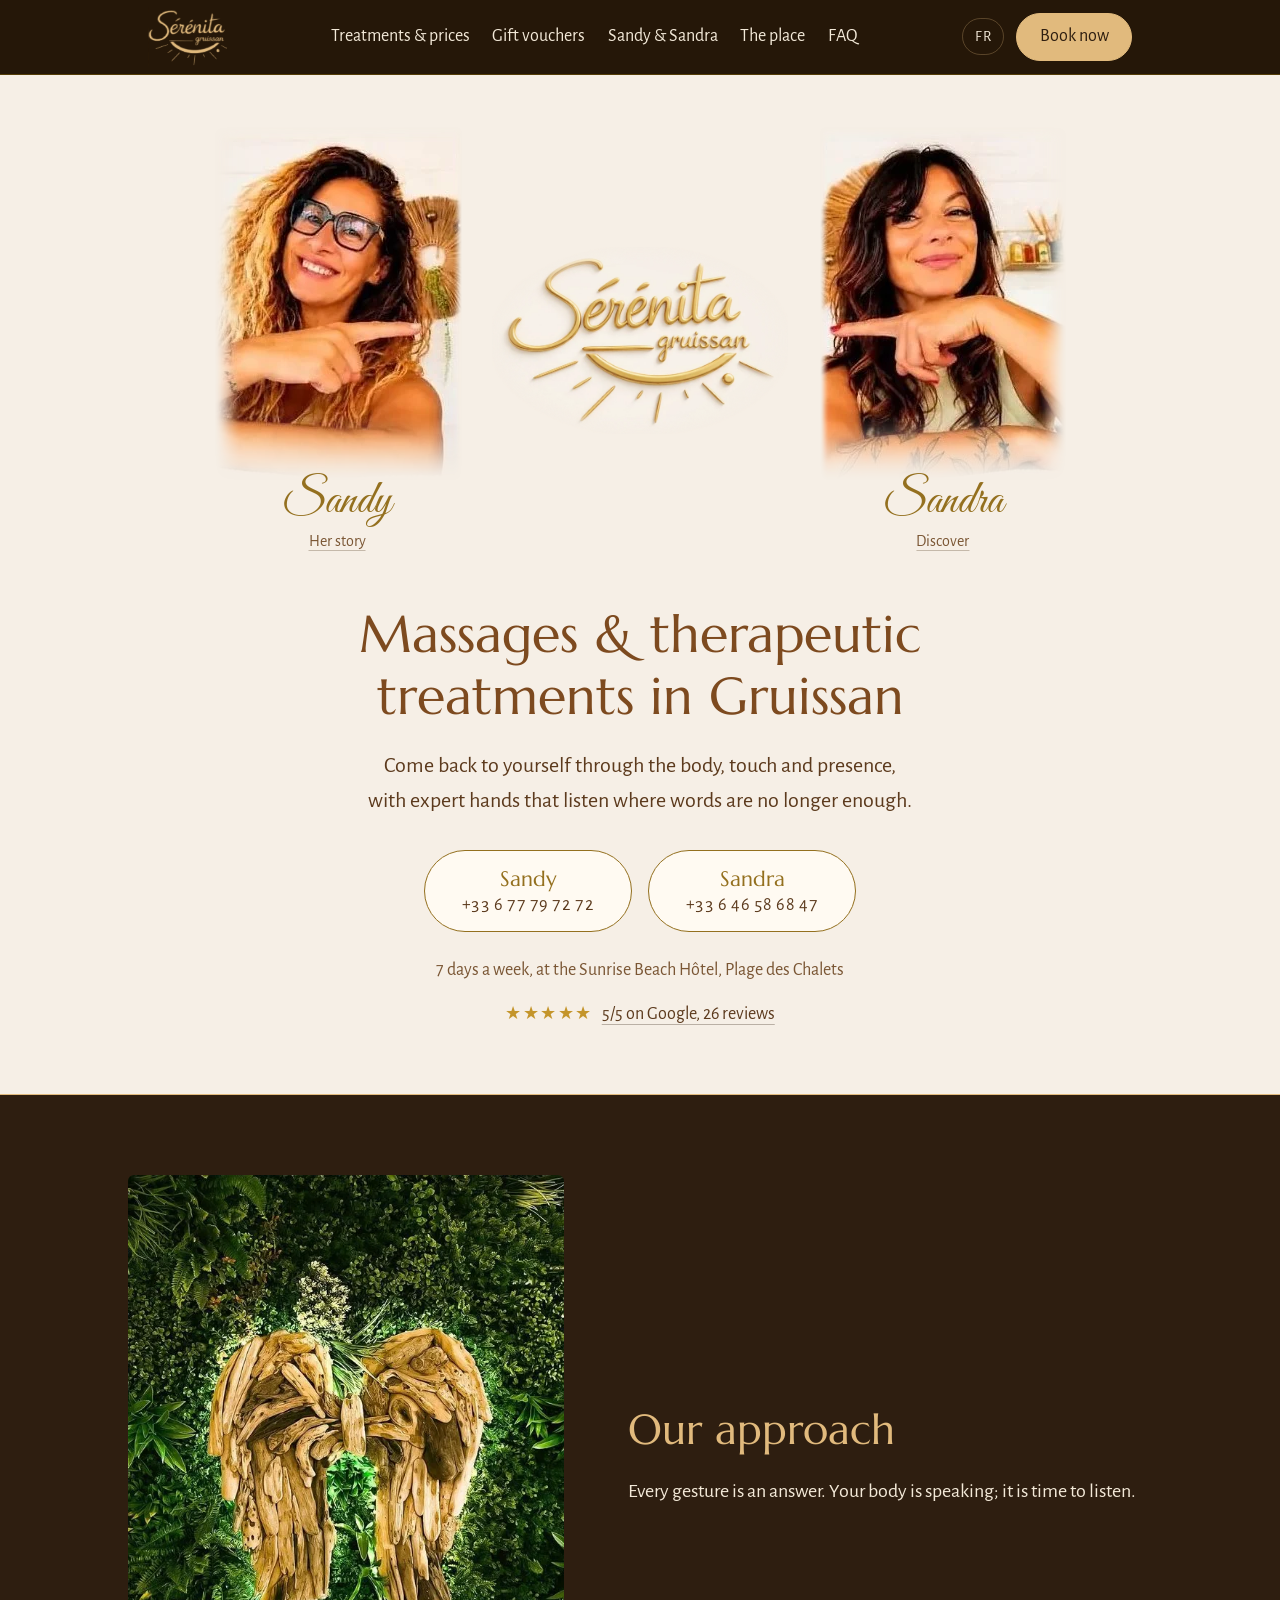
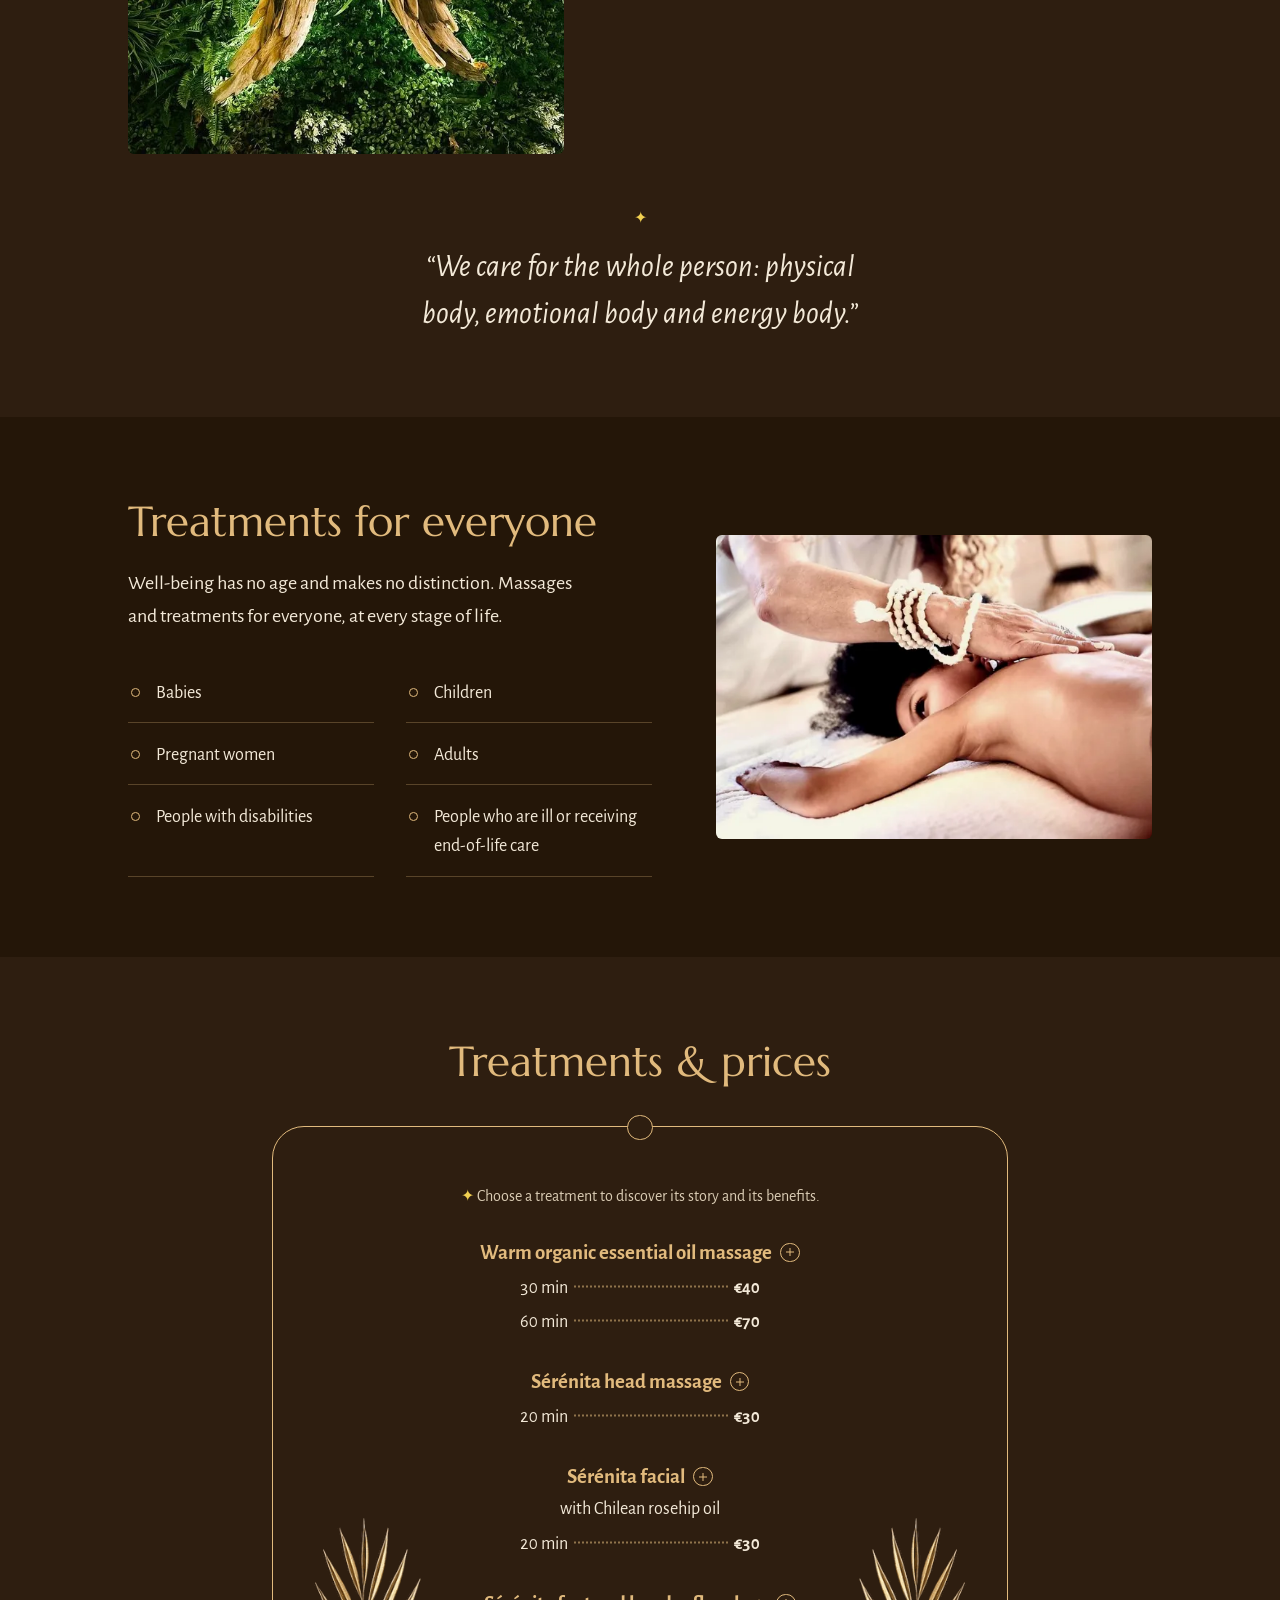
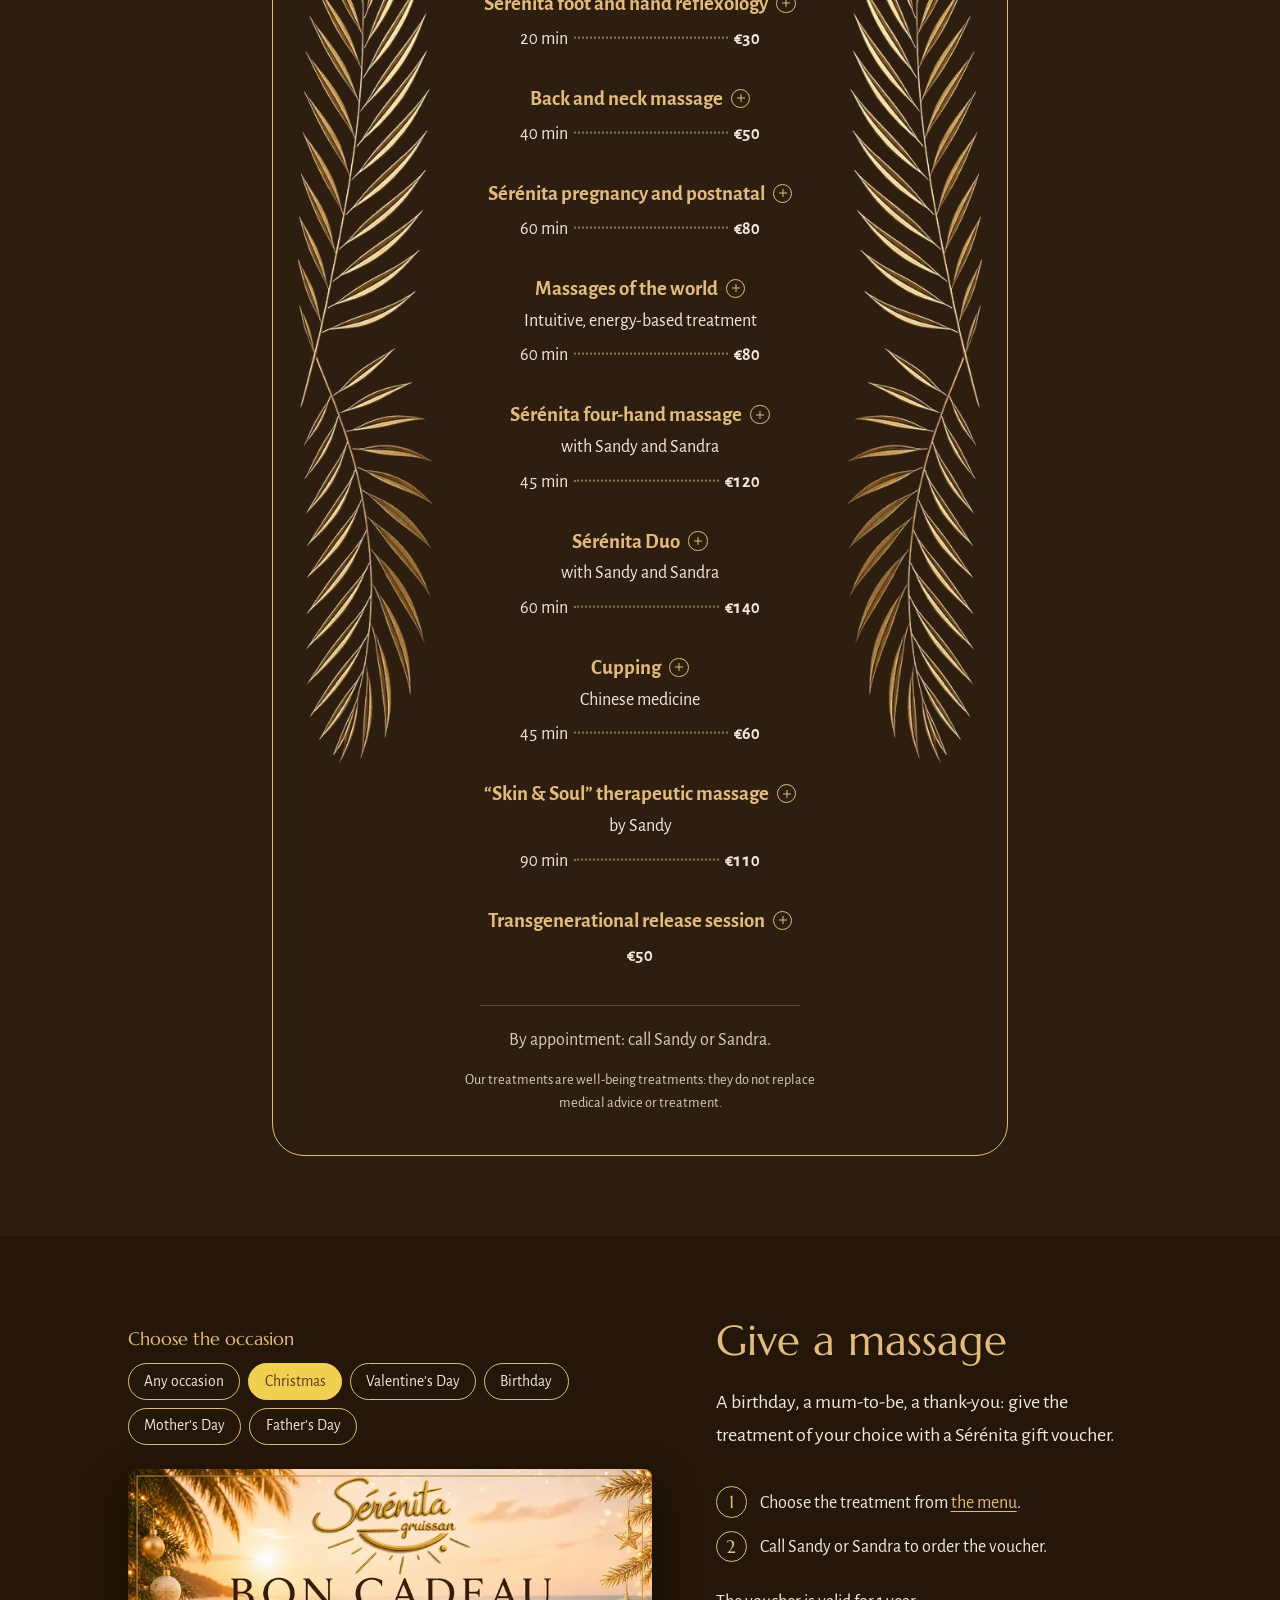
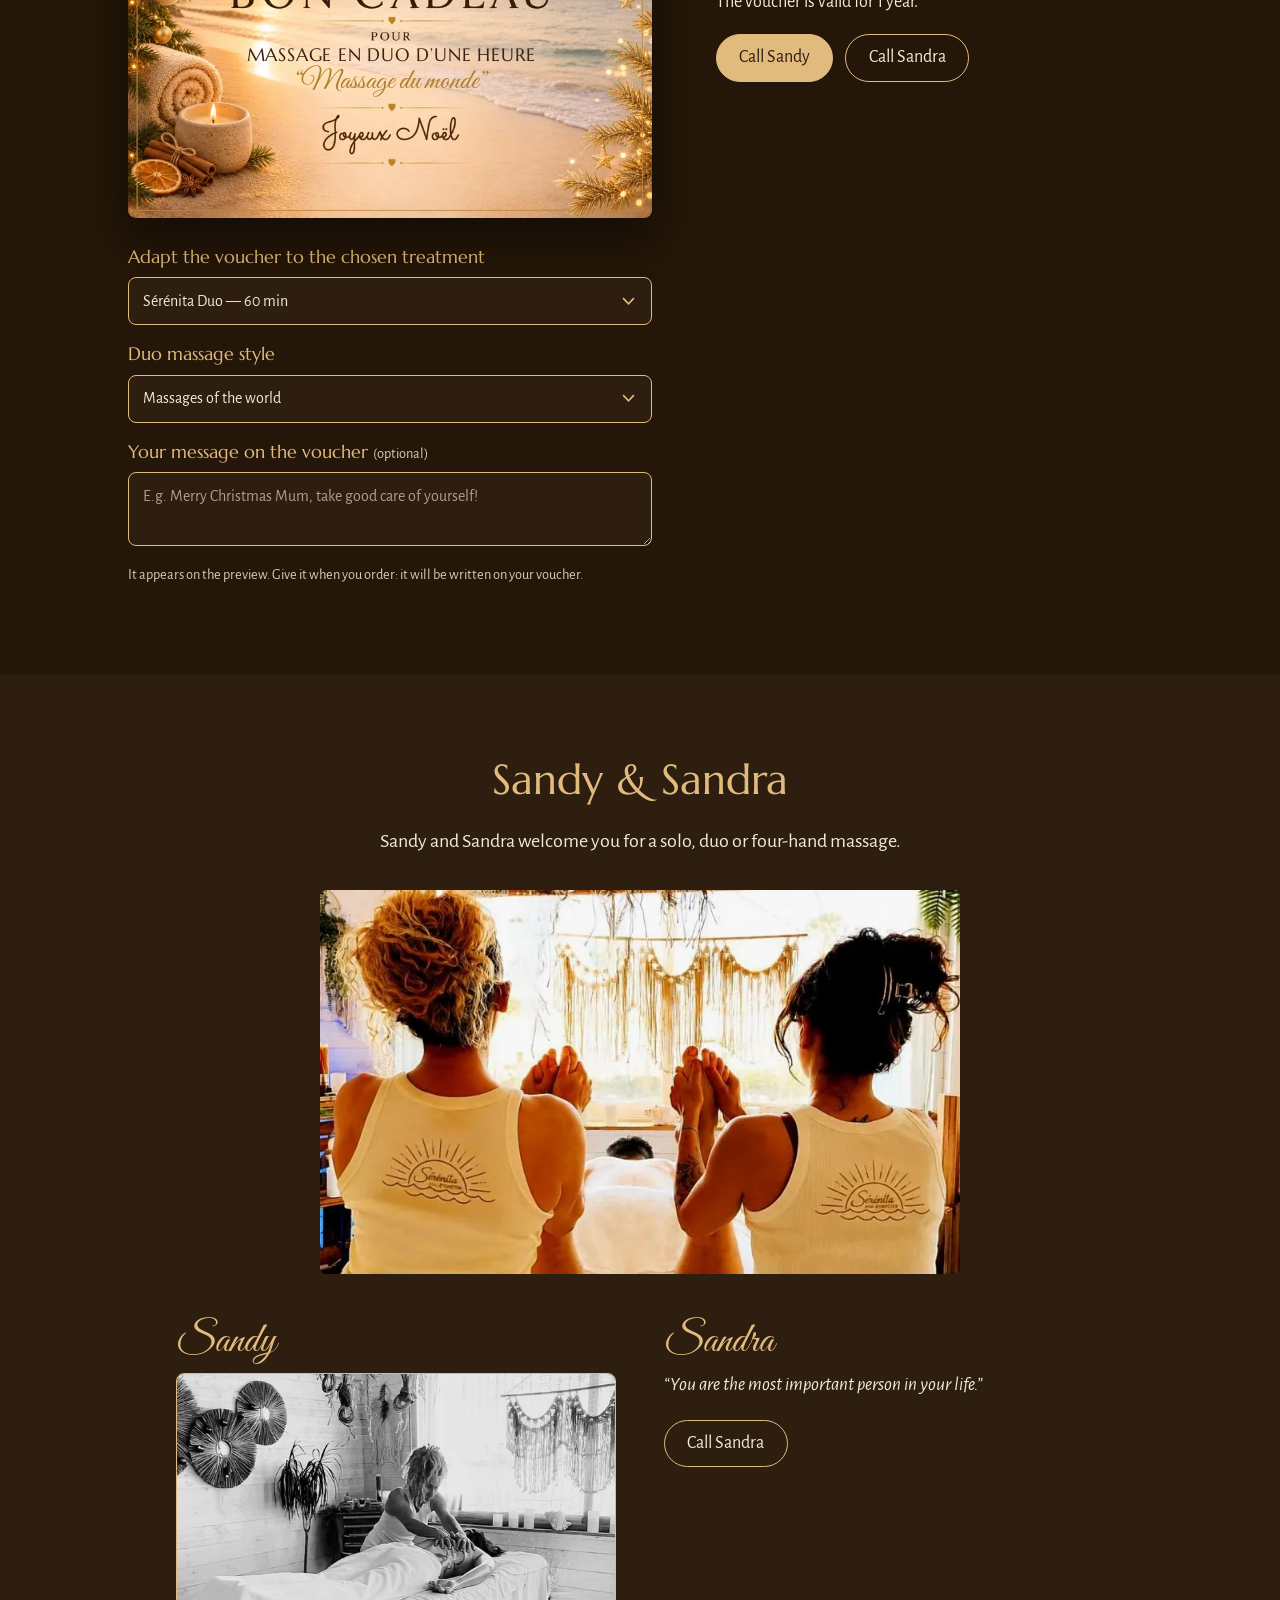
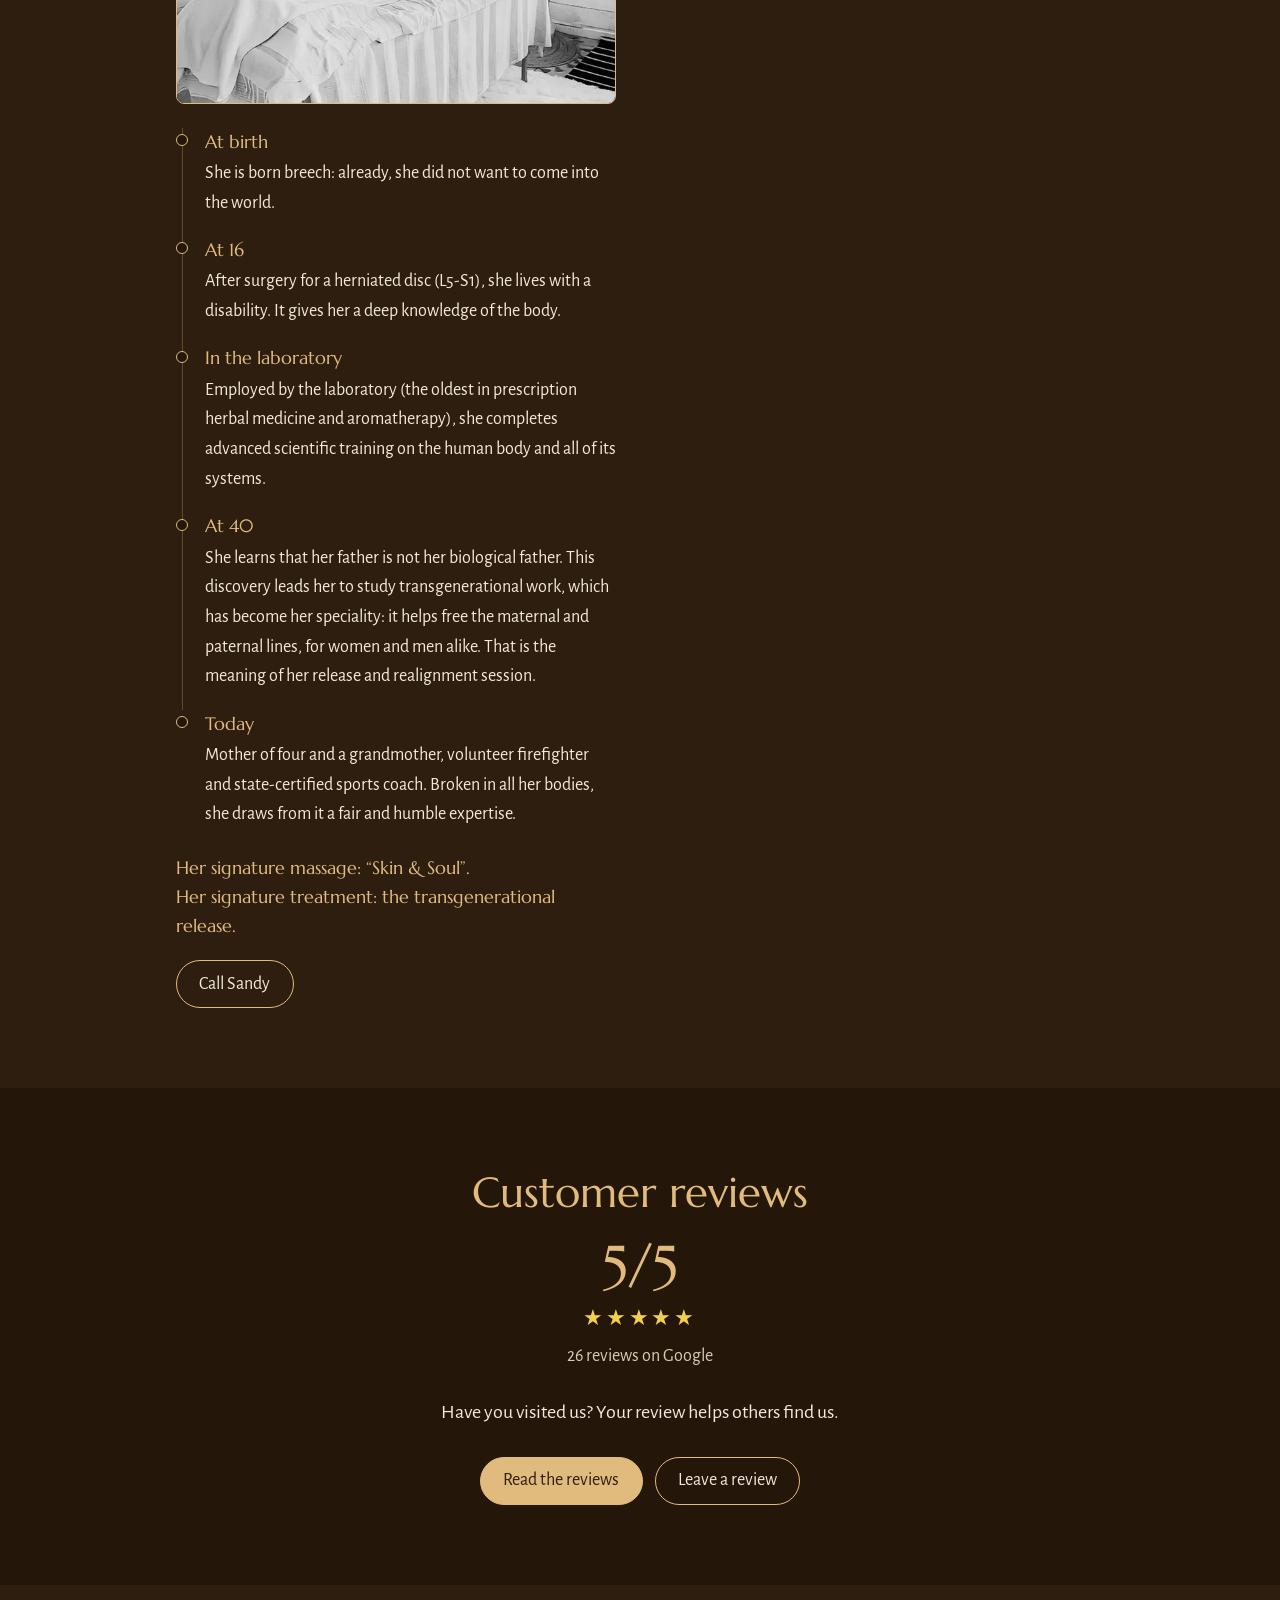
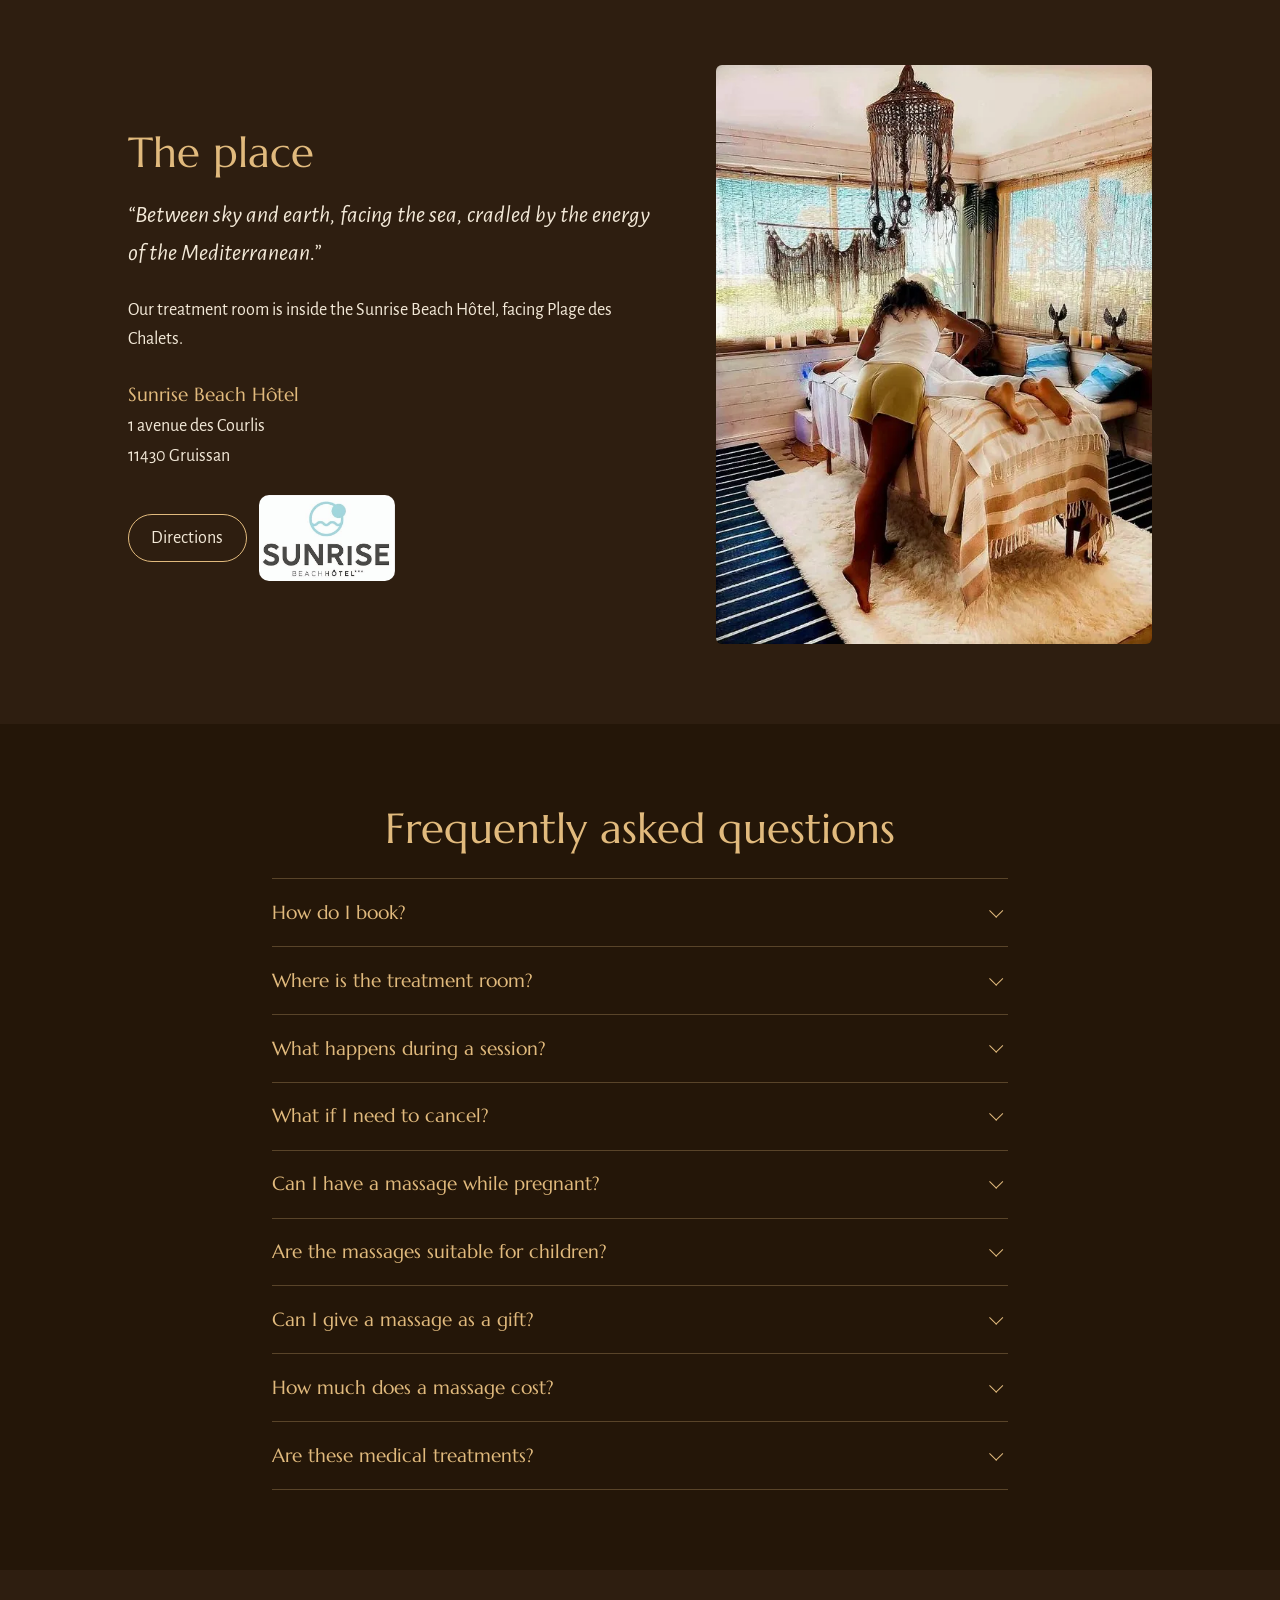
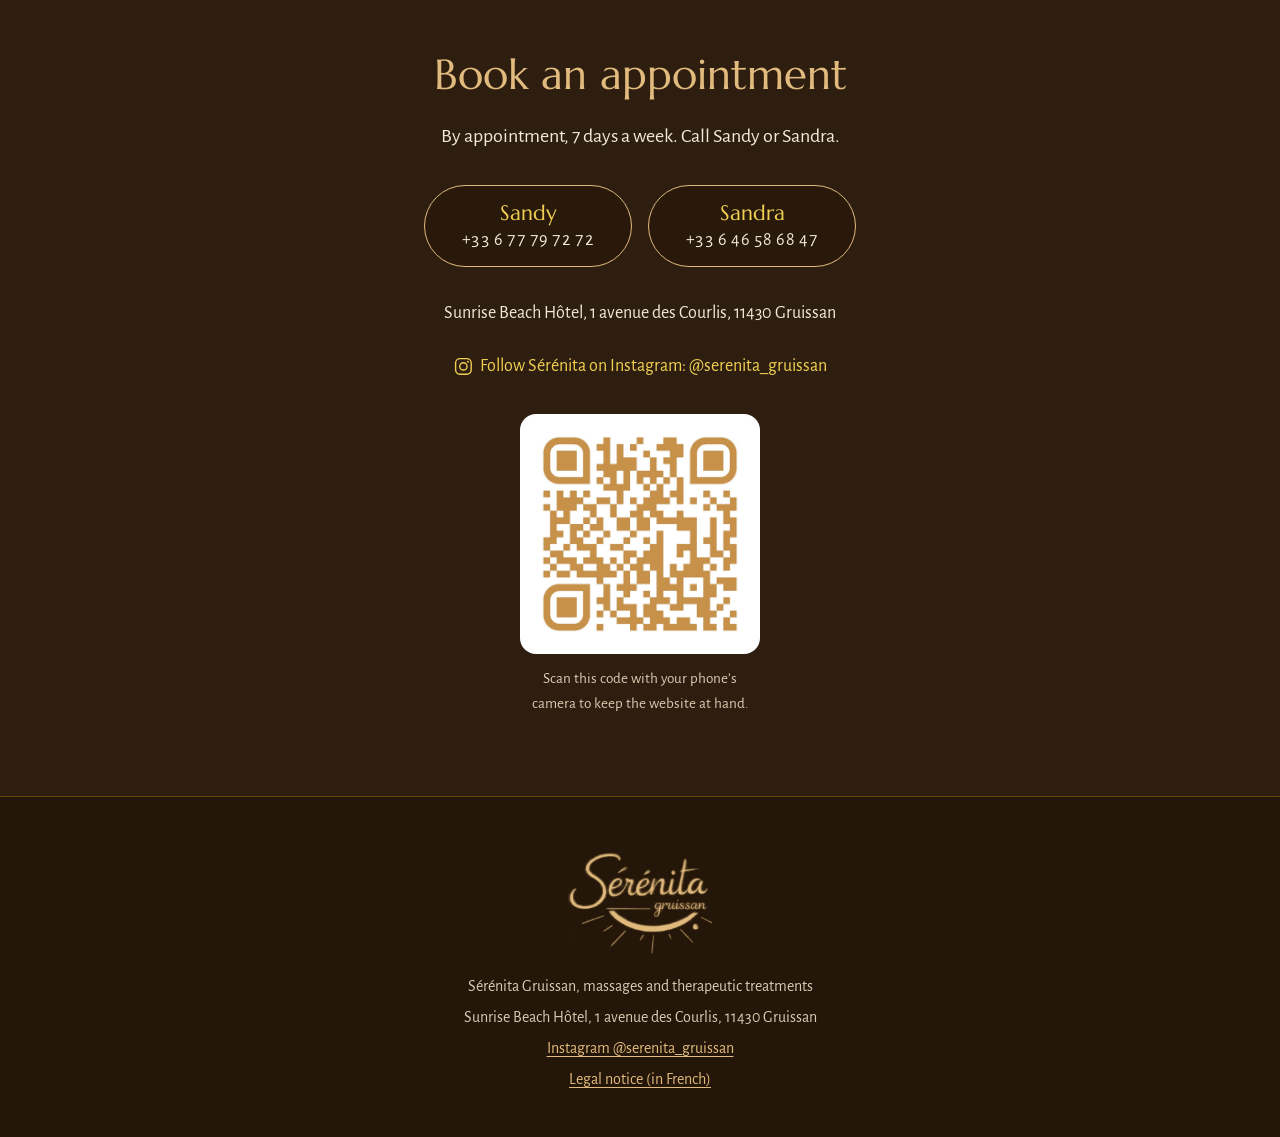
<file: en/index.html>
<!doctype html>
<html lang="en">
<head>
  <meta charset="utf-8">
  <meta name="viewport" content="width=device-width, initial-scale=1">
  <title>Sérénita Gruissan – Massages and therapeutic treatments with Sandy and Sandra</title>
  <meta name="description" content="Massages and therapeutic treatments in Gruissan with Sandy and Sandra, 7 days a week, in their treatment room at the Sunrise Beach Hôtel, Plage des Chalets. Warm organic oil massage, facial, head, back and neck, pregnancy and postnatal, massages of the world, four-hand, duo, cupping, Skin &amp; Soul, transgenerational session. Booking by phone.">
  <meta name="theme-color" content="#2e1e10">
  <meta name="color-scheme" content="only light">
  <link rel="canonical" href="https://sandycrazyconcept.fr/en/">
  <link rel="alternate" hreflang="fr" href="https://sandycrazyconcept.fr/">
  <link rel="alternate" hreflang="en" href="https://sandycrazyconcept.fr/en/">
  <link rel="alternate" hreflang="x-default" href="https://sandycrazyconcept.fr/">
  <meta property="og:url" content="https://sandycrazyconcept.fr/en/">
  <meta property="og:type" content="website">
  <meta property="og:locale" content="en_GB">
  <meta property="og:title" content="Sérénita Gruissan – Massages and therapeutic treatments">
  <meta property="og:description" content="Sandy and Sandra welcome you 7 days a week at the Sunrise Beach Hôtel in Gruissan.">
  <meta property="og:image" content="https://sandycrazyconcept.fr/img/sandy-sandra-800.jpg">
  <link rel="icon" type="image/png" href="../favicon.png">
  <link rel="apple-touch-icon" href="../apple-touch-icon.png">
  <link rel="preload" href="../fonts/marcellus-latin-400-normal.woff2" as="font" type="font/woff2" crossorigin>
  <link rel="preload" href="../fonts/alegreya-sans-latin-400-normal.woff2" as="font" type="font/woff2" crossorigin>
  <link rel="stylesheet" href="../css/style.css?v=15">
  <script type="application/ld+json">
  {
    "@context": "https://schema.org",
    "@type": "HealthAndBeautyBusiness",
    "name": "Sérénita Gruissan",
    "description": "Massages and therapeutic treatments with Sandy and Sandra, in their treatment room at the Sunrise Beach Hôtel, Gruissan.",
    "url": "https://sandycrazyconcept.fr/",
    "image": "https://sandycrazyconcept.fr/img/sandy-sandra-800.jpg",
    "logo": "https://sandycrazyconcept.fr/img/logo-serenita.png",
    "telephone": "+33677797272",
    "priceRange": "30 € – 140 €",
    "address": {
      "@type": "PostalAddress",
      "streetAddress": "Sunrise Beach Hôtel, 1 avenue des Courlis",
      "postalCode": "11430",
      "addressLocality": "Gruissan",
      "addressCountry": "FR"
    },
    "geo": { "@type": "GeoCoordinates", "latitude": 43.1005974, "longitude": 3.1136039 },
    "hasMap": "https://maps.google.com/?cid=7879985521520299105",
    "sameAs": ["https://maps.google.com/?cid=7879985521520299105", "https://www.instagram.com/serenita_gruissan/"]
  }
  </script>
</head>
<body class="avec-barre">
  <a class="evitement" href="#contenu">Skip to content</a>

  <header class="site-entete">
    <div class="conteneur">
      <a class="marque" href="#haut" aria-label="Sérénita Gruissan, back to top">
        <img src="../img/logo-serenita.png" width="452" height="350" alt="Sérénita Gruissan">
      </a>
      <nav class="menu" aria-label="Main menu">
        <ul>
          <li><a href="#tarifs">Treatments &amp; prices</a></li>
          <li><a href="#offrir">Gift vouchers</a></li>
          <li><a href="#equipe">Sandy &amp; Sandra</a></li>
          <li><a href="#lieu">The place</a></li>
          <li><a href="#questions">FAQ</a></li>
        </ul>
      </nav>
      <div class="entete-actions">
        <a class="langue" href="../" hreflang="fr" lang="fr" aria-label="Version française">FR</a>
        <a class="bouton bouton-plein" href="#contact">Book now</a>
      </div>
    </div>
  </header>

  <main id="contenu">
    <section class="accueil" id="haut" aria-labelledby="titre-accueil">
      <div class="triptyque">
        <a class="portrait" href="#sandy" aria-label="Sandy: discover her story">
          <picture>
            <source type="image/webp" srcset="../img/portrait-sandy-ivoire.webp">
            <img src="../img/portrait-sandy-ivoire.png" width="249" height="356" fetchpriority="high" alt="">
          </picture>
          <span class="prenom-script">Sandy</span>
          <span class="decouvrir">Her story</span>
        </a>
        <div class="triptyque-logo">
          <picture>
            <source type="image/webp" srcset="../img/logo-serenita-ivoire.webp">
            <img src="../img/logo-serenita-ivoire.png" width="720" height="455" fetchpriority="high" alt="Sérénita Gruissan">
          </picture>
        </div>
        <a class="portrait" href="#sandra" aria-label="Sandra: discover">
          <picture>
            <source type="image/webp" srcset="../img/portrait-sandra-ivoire.webp">
            <img src="../img/portrait-sandra-ivoire.png" width="248" height="356" fetchpriority="high" alt="">
          </picture>
          <span class="prenom-script">Sandra</span>
          <span class="decouvrir">Discover</span>
        </a>
      </div>
      <div class="accueil-contenu">
        <h1 id="titre-accueil">Massages &amp; therapeutic treatments in Gruissan</h1>
        <p class="intro">Come back to yourself through the body, touch and presence, with expert hands that listen where words are no longer enough.</p>
        <ul class="appels" aria-label="Call to book">
          <li><a href="tel:+33677797272"><span class="prenom">Sandy</span><span class="numero">+33 6 77 79 72 72</span></a></li>
          <li><a href="tel:+33646586847"><span class="prenom">Sandra</span><span class="numero">+33 6 46 58 68 47</span></a></li>
        </ul>
        <p class="lieu-court">7 days a week, at the Sunrise Beach Hôtel, Plage des Chalets</p>
        <p class="avis-google"><a href="https://maps.google.com/?cid=7879985521520299105" target="_blank" rel="noopener"><span class="etoiles" aria-hidden="true">★★★★★</span> <span class="avis-texte">5/5 on Google, 26&nbsp;reviews</span><span class="visuellement-cache"> (opens Google Maps)</span></a></p>
      </div>
    </section>

    <section class="section" id="approche" aria-labelledby="titre-approche">
      <div class="conteneur paire">
        <div class="photo">
          <picture>
            <source type="image/webp" srcset="../img/ailes-600.webp 600w, ../img/ailes-1080.webp 1080w" sizes="(min-width: 860px) 28rem, 100vw">
            <img src="../img/ailes-600.jpg" srcset="../img/ailes-600.jpg 600w, ../img/ailes-1080.jpg 1080w" sizes="(min-width: 860px) 28rem, 100vw"
                 width="600" height="797" loading="lazy" alt="Golden carved wings on a plant wall">
          </picture>
        </div>
        <div>
          <h2 id="titre-approche">Our approach</h2>
          <p class="chapo">Every gesture is an answer. Your body is speaking; it is time to listen.</p>
        </div>
      </div>
      <figure class="citation citation-centre">
        <blockquote><p>“We care for the whole person: physical body, emotional body and energy body.”</p></blockquote>
      </figure>
    </section>

    <section class="section section-alt" id="pour-tous" aria-labelledby="titre-pour-tous">
      <div class="conteneur paire inversee">
        <div class="photo">
          <picture>
            <source type="image/webp" srcset="../img/massage-enfant-600.webp 600w, ../img/massage-enfant-1179.webp 1179w" sizes="(min-width: 860px) 28rem, 100vw">
            <img src="../img/massage-enfant-600.jpg" srcset="../img/massage-enfant-600.jpg 600w, ../img/massage-enfant-1179.jpg 1179w" sizes="(min-width: 860px) 28rem, 100vw"
                 width="600" height="418" loading="lazy" alt="A Sérénita companion massages the back of a child lying down">
          </picture>
        </div>
        <div>
          <h2 id="titre-pour-tous">Treatments for everyone</h2>
          <p class="chapo">Well-being has no age and makes no distinction. Massages and treatments for everyone, at every stage of life.</p>
          <ul class="publics">
            <li>Babies</li>
            <li>Children</li>
            <li>Pregnant women</li>
            <li>Adults</li>
            <li>People with disabilities</li>
            <li>People who are ill or receiving end-of-life care</li>
          </ul>
        </div>
      </div>
    </section>

    <section class="section" id="tarifs" aria-labelledby="titre-tarifs">
      <h2 id="titre-tarifs" class="titre-centre">Treatments &amp; prices</h2>
      <div class="carte">
        <span class="palme palme-gauche" aria-hidden="true"></span>
        <span class="palme palme-droite" aria-hidden="true"></span>
        <p class="soins-aide"><span aria-hidden="true">✦</span> Choose a treatment to discover its story and its benefits.</p>
        <ul class="soins">
          <li class="soin">
            <h3><button class="soin-bouton" type="button" data-fiche="huiles" aria-haspopup="dialog"><span class="soin-nom">Warm organic essential oil massage</span><span class="soin-plus" aria-hidden="true"></span></button></h3>
            <p class="ligne"><span>30&nbsp;min</span><span class="points" aria-hidden="true"></span><span class="prix">€40</span></p>
            <p class="ligne"><span>60&nbsp;min</span><span class="points" aria-hidden="true"></span><span class="prix">€70</span></p>
            <div class="fiche" id="fiche-huiles">
              <h4>Its story</h4>
              <p>Scented oils have accompanied massage since Antiquity, from Egypt to Greece. The word “aromatherapy” was coined in France in the 1930s by the chemist René-Maurice Gattefossé. Here, the organic oils are warmed before the treatment: their warmth envelops the whole body.</p>
              <h4>Its benefits</h4>
              <ul class="fiche-bienfaits">
                <li>Helps release everyday tension</li>
                <li>A warmth that relaxes deeply</li>
                <li>Nourished, delicately scented skin</li>
              </ul>
            </div>
          </li>
          <li class="soin">
            <h3><button class="soin-bouton" type="button" data-fiche="cranien" aria-haspopup="dialog"><span class="soin-nom">Sérénita head massage</span><span class="soin-plus" aria-hidden="true"></span></button></h3>
            <p class="ligne"><span>20&nbsp;min</span><span class="points" aria-hidden="true"></span><span class="prix">€30</span></p>
            <div class="fiche" id="fiche-cranien">
              <h4>Its story</h4>
              <p>Head massage comes from an Indian family tradition, passed down through the generations. It became known in the West in the late 20th century as “champissage”. Fingers work over the scalp, the neck and the shoulders.</p>
              <h4>Its benefits</h4>
              <ul class="fiche-bienfaits">
                <li>Calms a busy mind</li>
                <li>Relaxes the neck and shoulders</li>
                <li>A short, restorative break</li>
              </ul>
            </div>
          </li>
          <li class="soin">
            <h3><button class="soin-bouton" type="button" data-fiche="visage" aria-haspopup="dialog"><span class="soin-nom">Sérénita facial</span><span class="soin-plus" aria-hidden="true"></span></button></h3>
            <p class="detail">with Chilean rosehip oil</p>
            <p class="ligne"><span>20&nbsp;min</span><span class="points" aria-hidden="true"></span><span class="prix">€30</span></p>
            <div class="fiche" id="fiche-visage">
              <h4>Its story</h4>
              <p>Rosehip grows wild in the Andes. In Chile, its seeds are pressed to make a precious oil, known for caring for the skin. The treatment pairs it with slow movements across the whole face.</p>
              <h4>Its benefits</h4>
              <ul class="fiche-bienfaits">
                <li>Relaxes the features and the jaw</li>
                <li>Nourished, supple skin</li>
                <li>Twenty minutes of complete calm</li>
              </ul>
            </div>
          </li>
          <li class="soin">
            <h3><button class="soin-bouton" type="button" data-fiche="reflexologie" aria-haspopup="dialog"><span class="soin-nom">Sérénita foot and hand reflexology</span><span class="soin-plus" aria-hidden="true"></span></button></h3>
            <p class="ligne"><span>20&nbsp;min</span><span class="points" aria-hidden="true"></span><span class="prix">€30</span></p>
            <div class="fiche" id="fiche-reflexologie">
              <h4>How it works</h4>
              <p>Each foot has around 7,000 nerve endings. Touch, pressure, movement and stimulation of the soles can, in particular, influence:</p>
              <ul class="fiche-liste">
                <li>the sense of bodily safety;</li>
                <li>relaxation and reduced muscle tension;</li>
                <li>postural adjustments and balance;</li>
                <li>the regulation of alertness and relaxation.</li>
              </ul>
              <p>So the foot is not simply something to stand on: it is a true interface. The treatment uses gentle pressure on the feet and hands.</p>
              <h4>Its benefits</h4>
              <ul class="fiche-bienfaits">
                <li>Deep relaxation, from head to toe</li>
                <li>Lighter feet and hands</li>
                <li>Twenty minutes to refocus</li>
              </ul>
            </div>
          </li>
          <li class="soin">
            <h3><button class="soin-bouton" type="button" data-fiche="dos" aria-haspopup="dialog"><span class="soin-nom">Back and neck massage</span><span class="soin-plus" aria-hidden="true"></span></button></h3>
            <p class="ligne"><span>40&nbsp;min</span><span class="points" aria-hidden="true"></span><span class="prix">€50</span></p>
            <div class="fiche" id="fiche-dos">
              <h4>Its story</h4>
              <p>Our backs carry the weight of our days: screens, lifting, stress. This treatment focuses where tension builds up most, from the lower back to the neck.</p>
              <h4>Its benefits</h4>
              <ul class="fiche-bienfaits">
                <li>Targets the tensest areas</li>
                <li>Helps loosen the neck and shoulders</li>
                <li>A feeling of lightness as you leave</li>
              </ul>
            </div>
          </li>
          <li class="soin">
            <h3><button class="soin-bouton" type="button" data-fiche="prenatal" aria-haspopup="dialog"><span class="soin-nom">Sérénita pregnancy and postnatal</span><span class="soin-plus" aria-hidden="true"></span></button></h3>
            <p class="ligne"><span>60&nbsp;min</span><span class="points" aria-hidden="true"></span><span class="prix">€80</span></p>
            <div class="fiche" id="fiche-prenatal">
              <h4>Its story</h4>
              <p>In many cultures, pregnant women and new mothers receive massages to see them through this unique time. This treatment carries on that tradition: a suitable set-up, gentle movements and time for yourself.</p>
              <h4>Its benefits</h4>
              <ul class="fiche-bienfaits">
                <li>Eases the feeling of heavy legs and a loaded back</li>
                <li>A calm moment during pregnancy</li>
                <li>After the birth, reconnect with your body</li>
              </ul>
              <p class="fiche-note">During pregnancy, talk to your midwife or doctor before your appointment.</p>
            </div>
          </li>
          <li class="soin">
            <h3><button class="soin-bouton" type="button" data-fiche="monde" aria-haspopup="dialog"><span class="soin-nom">Massages of the world</span><span class="soin-plus" aria-hidden="true"></span></button></h3>
            <p class="detail">Intuitive, energy-based treatment</p>
            <p class="ligne"><span>60&nbsp;min</span><span class="points" aria-hidden="true"></span><span class="prix">€80</span></p>
            <div class="fiche" id="fiche-monde">
              <h4>Its story</h4>
              <p>Hawaiian lomi-lomi, Indian abhyanga, Swedish massage: every continent has its own way of touch. This intuitive, energy-based treatment draws on them and adapts to what your body expresses that day.</p>
              <h4>Its benefits</h4>
              <ul class="fiche-bienfaits">
                <li>A journey for the senses, without leaving Gruissan</li>
                <li>A treatment tuned to how you feel that day</li>
                <li>Deep relaxation of body and mind</li>
              </ul>
            </div>
          </li>
          <li class="soin">
            <h3><button class="soin-bouton" type="button" data-fiche="quatre_mains" aria-haspopup="dialog"><span class="soin-nom">Sérénita four-hand massage</span><span class="soin-plus" aria-hidden="true"></span></button></h3>
            <p class="detail">with Sandy and Sandra</p>
            <p class="ligne"><span>45&nbsp;min</span><span class="points" aria-hidden="true"></span><span class="prix">€120</span></p>
            <div class="fiche" id="fiche-quatre_mains">
              <h4>Its story</h4>
              <p>Two companions, mirrored movements: with four hands, the body no longer knows which hand to follow and finally lets go. Sandy and Sandra synchronise their movements so that they become one.</p>
              <h4>Its benefits</h4>
              <ul class="fiche-bienfaits">
                <li>Letting go, faster</li>
                <li>A fully enveloping sensation</li>
                <li>A rare experience, to try at least once</li>
              </ul>
            </div>
          </li>
          <li class="soin">
            <h3><button class="soin-bouton" type="button" data-fiche="duo" aria-haspopup="dialog"><span class="soin-nom">Sérénita Duo</span><span class="soin-plus" aria-hidden="true"></span></button></h3>
            <p class="detail">with Sandy and Sandra</p>
            <p class="ligne"><span>60&nbsp;min</span><span class="points" aria-hidden="true"></span><span class="prix">€140</span></p>
            <div class="fiche" id="fiche-duo">
              <h4>Its story</h4>
              <p>The duo is enjoyed by two, side by side: each person receives their own massage at the same time. A shared moment, as a couple, with friends or with family.</p>
              <h4>Its benefits</h4>
              <ul class="fiche-bienfaits">
                <li>Share a true moment of relaxation</li>
                <li>A lovely gift idea for two</li>
                <li>Each with their own massage, at the same pace</li>
              </ul>
            </div>
          </li>
          <li class="soin">
            <h3><button class="soin-bouton" type="button" data-fiche="ventouses" aria-haspopup="dialog"><span class="soin-nom">Cupping</span><span class="soin-plus" aria-hidden="true"></span></button></h3>
            <p class="detail">Chinese medicine</p>
            <p class="ligne"><span>45&nbsp;min</span><span class="points" aria-hidden="true"></span><span class="prix">€60</span></p>
            <div class="fiche" id="fiche-ventouses">
              <h4>Its story</h4>
              <p>Cupping is one of the oldest known practices: traces of it are found in ancient Egypt and in ancient China, where animal horns, then bamboo, were used. Placed on the skin, the cups create a gentle suction.</p>
              <h4>Its benefits</h4>
              <ul class="fiche-bienfaits">
                <li>A feeling of release in tense areas</li>
                <li>An ancestral technique, revisited</li>
                <li>An invigorating treatment, unlike a classic massage</li>
              </ul>
              <p class="fiche-note">Cupping can leave round marks for a few days.</p>
            </div>
          </li>
          <li class="soin">
            <h3><button class="soin-bouton" type="button" data-fiche="skin_soul" aria-haspopup="dialog"><span class="soin-nom">“Skin &amp; Soul” therapeutic massage</span><span class="soin-plus" aria-hidden="true"></span></button></h3>
            <p class="detail">by Sandy</p>
            <p class="ligne"><span>90&nbsp;min</span><span class="points" aria-hidden="true"></span><span class="prix">€110</span></p>
            <div class="fiche" id="fiche-skin_soul">
              <h4>Its story</h4>
              <p>“Skin &amp; Soul”, from the skin to the soul: Sandy’s signature massage, a treatment that is both physical and energetic, for the body, the soul and the mind. She puts her knowledge of the body and her attentiveness at the service of your well-being.</p>
              <h4>Its benefits</h4>
              <ul class="fiche-bienfaits">
                <li>The most complete treatment on the menu</li>
                <li>Body and mind, together</li>
                <li>All of Sandy’s expertise</li>
              </ul>
            </div>
          </li>
          <li class="soin">
            <h3><button class="soin-bouton" type="button" data-fiche="transgenerationnel" aria-haspopup="dialog"><span class="soin-nom">Transgenerational release session</span><span class="soin-plus" aria-hidden="true"></span></button></h3>
            <p class="ligne ligne-seule"><span class="prix">€50</span></p>
            <div class="fiche" id="fiche-transgenerationnel">
              <h4>Its story</h4>
              <p>We inherit the history and the wounds of our ancestors. This session is the fruit of Sandy’s experience and her own research, after the things left unsaid about her father. This session helps release and heal the maternal and paternal lines, for women and men alike.</p>
              <p>This session complements the Skin&nbsp;&amp;&nbsp;Soul massage (allow 2&nbsp;hours 30&nbsp;minutes).</p>
              <h4>Its benefits</h4>
              <ul class="fiche-bienfaits">
                <li>Rise above and embrace your family history with humility</li>
                <li>Let go of what does not belong to you</li>
                <li>A caring time to listen and to talk</li>
              </ul>
              <p class="fiche-note">This session does not replace medical or psychological care.</p>
            </div>
          </li>
        </ul>
        <p class="rappel">By appointment: call Sandy or Sandra.</p>
        <p class="avertissement">Our treatments are well-being treatments: they do not replace medical advice or treatment.</p>
      </div>
    </section>

    <dialog class="fiche-soin" id="fiche-soin" aria-labelledby="fiche-titre">
      <div class="fiche-boite">
        <div class="fiche-ciel">
          <svg class="constellation" viewBox="0 0 200 120" aria-hidden="true" focusable="false"></svg>
        </div>
        <div class="fiche-corps">
          <h3 id="fiche-titre">Treatment</h3>
          <p class="fiche-detail"></p>
          <div class="fiche-prix"></div>
          <div class="fiche-contenu"></div>
          <div class="fiche-actions">
            <a class="bouton bouton-plein" href="tel:+33677797272">Call Sandy</a>
            <a class="bouton" href="tel:+33646586847">Call Sandra</a>
          </div>
        </div>
        <button class="fiche-fermer" type="button" aria-label="Close">×</button>
      </div>
    </dialog>

    <section class="section section-alt offrir" id="offrir" aria-labelledby="titre-offrir">
      <div class="conteneur offrir-grille">
        <div class="offrir-haut">
          <h2 id="titre-offrir">Give a massage</h2>
          <p class="chapo">A birthday, a mum-to-be, a thank-you: give the treatment of your choice with a Sérénita gift voucher.</p>
        </div>
        <div class="bon-visuel">
          <fieldset class="bon-occasions" hidden>
            <legend>Choose the occasion</legend>
            <div class="pastilles">
              <label><input type="radio" name="bon-occasion" value="classique" checked><span>Any occasion</span></label>
              <label><input type="radio" name="bon-occasion" value="noel"><span>Christmas</span></label>
              <label><input type="radio" name="bon-occasion" value="saint-valentin"><span>Valentine’s Day</span></label>
              <label><input type="radio" name="bon-occasion" value="anniversaire"><span>Birthday</span></label>
              <label><input type="radio" name="bon-occasion" value="fete-des-meres"><span>Mother’s Day</span></label>
              <label><input type="radio" name="bon-occasion" value="fete-des-peres"><span>Father’s Day</span></label>
            </div>
          </fieldset>
          <div class="bon-carte" aria-hidden="true">
            <picture>
              <source type="image/webp" srcset="../img/bon-cadeau-768.webp 768w, ../img/bon-cadeau-1536.webp 1536w" sizes="(min-width: 860px) 36rem, 100vw">
              <img src="../img/bon-cadeau-768.jpg" srcset="../img/bon-cadeau-768.jpg 768w, ../img/bon-cadeau-1536.jpg 1536w" sizes="(min-width: 860px) 36rem, 100vw"
                   width="1536" height="1024" alt="" loading="lazy" decoding="async">
            </picture>
            <p class="bon-ligne bon-format">Massage en duo d’une heure</p>
            <p class="bon-ligne bon-style">“Massage du monde”</p>
            <p class="bon-message"></p>
          </div>
          <div class="bon-choix" hidden>
            <div>
              <label for="bon-soin">Adapt the voucher to the chosen treatment</label>
              <select id="bon-soin">
                <option value="huiles-30">Warm organic essential oil massage — 30 min</option>
                <option value="huiles-60">Warm organic essential oil massage — 60 min</option>
                <option value="cranien">Sérénita head massage — 20 min</option>
                <option value="visage">Sérénita facial — 20 min</option>
                <option value="reflexologie">Sérénita foot and hand reflexology — 20 min</option>
                <option value="dos">Back and neck massage — 40 min</option>
                <option value="prenatal">Sérénita pregnancy and postnatal — 60 min</option>
                <option value="monde">Massages of the world — 60 min</option>
                <option value="quatre_mains">Sérénita four-hand massage — 45 min</option>
                <option value="duo" selected>Sérénita Duo — 60 min</option>
                <option value="ventouses">Cupping — 45 min</option>
                <option value="skin_soul">“Skin &amp; Soul” therapeutic massage — 90 min</option>
                <option value="transgenerationnel">Transgenerational release session</option>
              </select>
            </div>
            <div class="bon-choix-style">
              <label for="bon-style">Duo massage style</label>
              <select id="bon-style">
                <option value="monde" selected>Massages of the world</option>
                <option value="huiles">Warm organic essential oils</option>
              </select>
            </div>
            <div class="bon-choix-message">
              <label for="bon-message">Your message on the voucher <span class="facultatif">(optional)</span></label>
              <textarea id="bon-message" rows="2" maxlength="120" placeholder="E.g. Merry Christmas Mum, take good care of yourself!"></textarea>
              <p class="bon-aide">It appears on the preview. Give it when you order: it will be written on your voucher.</p>
            </div>
            <p class="bon-resume visuellement-cache" aria-live="polite">Voucher preview: Sérénita Duo — 60 min, Massages of the world.</p>
          </div>
        </div>
        <div class="offrir-bas">
          <ol class="etapes">
            <li>Choose the treatment from <a href="#tarifs">the menu</a>.</li>
            <li>Call Sandy or Sandra to order the voucher.</li>
          </ol>
          <p>The voucher is valid for 1&nbsp;year.</p>
          <div class="actions">
            <a class="bouton bouton-plein" href="tel:+33677797272">Call Sandy</a>
            <a class="bouton" href="tel:+33646586847">Call Sandra</a>
          </div>
        </div>
      </div>
    </section>

    <section class="section equipe" id="equipe" aria-labelledby="titre-equipe">
      <div class="conteneur">
        <h2 id="titre-equipe">Sandy &amp; Sandra</h2>
        <p class="chapo">Sandy and Sandra welcome you for a solo, duo or four-hand massage.</p>
        <picture>
          <source type="image/webp" srcset="../img/duo-800.webp 800w, ../img/duo-1600.webp 1600w" sizes="(min-width: 860px) 40rem, 100vw">
          <img class="bandeau" src="../img/duo-800.jpg" srcset="../img/duo-800.jpg 800w, ../img/duo-1600.jpg 1600w" sizes="(min-width: 860px) 40rem, 100vw"
               width="1600" height="959" loading="lazy" alt="Sandy and Sandra, seen from behind in Sérénita tops, during a four-hand massage">
        </picture>
        <div class="accompagnantes">
          <article class="accompagnante sans-photo" id="sandy" aria-labelledby="titre-sandy">
            <div class="accompagnante-texte">
              <h3 id="titre-sandy">Sandy</h3>
              <picture class="scene">
                <source type="image/webp" srcset="../img/sandy-massage-640.webp 640w, ../img/sandy-massage-1059.webp 1059w" sizes="(min-width: 600px) 27rem, 100vw">
                <img src="../img/sandy-massage-640.jpg" srcset="../img/sandy-massage-640.jpg 640w, ../img/sandy-massage-1059.jpg 1059w" sizes="(min-width: 600px) 27rem, 100vw"
                     width="640" height="480" loading="lazy" alt="Sandy massaging a client’s back in her massage room">
              </picture>
              <ol class="parcours">
                <li><span class="parcours-quand">At birth</span><p>She is born breech: already, she did not want to come into the world.</p></li>
                <li><span class="parcours-quand">At 16</span><p>After surgery for a herniated disc (L5-S1), she lives with a disability. It gives her a deep knowledge of the body.</p></li>
                <li><span class="parcours-quand">In the laboratory</span><p>Employed by the laboratory (the oldest in prescription herbal medicine and aromatherapy), she completes advanced scientific training on the human body and all of its systems.</p></li>
                <li><span class="parcours-quand">At 40</span><p>She learns that her father is not her biological father. This discovery leads her to study transgenerational work, which has become her speciality: it helps free the maternal and paternal lines, for women and men alike. That is the meaning of her release and realignment session.</p></li>
                <li><span class="parcours-quand">Today</span><p>Mother of four and a grandmother, volunteer firefighter and state-certified sports coach. Broken in all her bodies, she draws from it a fair and humble expertise.</p></li>
              </ol>
              <p class="signatures">Her signature massage: “Skin &amp; Soul”.<br>Her signature treatment: the transgenerational release.</p>
              <a class="bouton" href="tel:+33677797272">Call Sandy</a>
            </div>
          </article>
          <article class="accompagnante sans-photo" id="sandra" aria-labelledby="titre-sandra">
            <div class="accompagnante-texte">
              <h3 id="titre-sandra">Sandra</h3>
              <figure class="citation">
                <blockquote><p>“You are the most important person in your life.”</p></blockquote>
              </figure>
              <a class="bouton" href="tel:+33646586847">Call Sandra</a>
            </div>
          </article>
        </div>
      </div>
    </section>

    <section class="section section-alt avis" id="avis" aria-labelledby="titre-avis">
      <div class="conteneur">
        <h2 id="titre-avis">Customer reviews</h2>
        <p class="note-google"><span class="note-chiffre">5/5</span><span class="etoiles" aria-hidden="true">★★★★★</span><span class="note-nombre">26 reviews on Google</span></p>
        <p class="chapo">Have you visited us? Your review helps others find us.</p>
        <div class="actions actions-centre">
          <a class="bouton bouton-plein" href="https://maps.google.com/?cid=7879985521520299105" target="_blank" rel="noopener">Read the reviews</a>
          <a class="bouton" href="https://maps.google.com/?cid=7879985521520299105" target="_blank" rel="noopener">Leave a review</a>
        </div>
      </div>
    </section>

    <section class="section" id="lieu" aria-labelledby="titre-lieu">
      <div class="conteneur paire inversee">
        <div class="photo">
          <picture>
            <source type="image/webp" srcset="../img/cabine-600.webp 600w, ../img/cabine-1080.webp 1080w" sizes="(min-width: 860px) 28rem, 100vw">
            <img src="../img/cabine-600.jpg" srcset="../img/cabine-600.jpg 600w, ../img/cabine-1080.jpg 1080w" sizes="(min-width: 860px) 28rem, 100vw"
                 width="600" height="797" loading="lazy" alt="Massage in the Sérénita treatment room, facing the sea">
          </picture>
        </div>
        <div>
          <h2 id="titre-lieu">The place</h2>
          <figure class="citation citation-haut">
            <blockquote><p>“Between sky and earth, facing the sea, cradled by the energy of the Mediterranean.”</p></blockquote>
          </figure>
          <p class="texte-lieu">Our treatment room is inside the Sunrise Beach Hôtel, facing Plage des Chalets.</p>
          <address class="adresse">
            <strong>Sunrise Beach Hôtel</strong><br>
            1 avenue des Courlis<br>
            11430 Gruissan
          </address>
          <div class="actions">
            <a class="bouton" href="https://maps.google.com/?cid=7879985521520299105" target="_blank" rel="noopener">Directions</a>
            <a class="hotel-logo" href="https://www.hotelsunrise-gruissan.com" target="_blank" rel="noopener">
              <img src="../img/sunrise-beach-hotel-473.jpg" width="473" height="300" loading="lazy" alt="Sunrise Beach Hôtel – open the hotel’s website">
            </a>
          </div>
        </div>
      </div>
    </section>

    <section class="section section-alt questions" id="questions" aria-labelledby="titre-questions">
      <div class="conteneur conteneur-etroit">
        <h2 id="titre-questions">Frequently asked questions</h2>
        <div class="faq">
          <details>
            <summary>How do I book?</summary>
            <p>By phone, 7 days a week: Sandy on <a href="tel:+33677797272">+33 6 77 79 72 72</a> or Sandra on <a href="tel:+33646586847">+33 6 46 58 68 47</a>.</p>
          </details>
          <details>
            <summary>Where is the treatment room?</summary>
            <p>Inside the Sunrise Beach Hôtel, 1 avenue des Courlis, Gruissan, facing Plage des Chalets. <a href="https://maps.google.com/?cid=7879985521520299105" target="_blank" rel="noopener">Get directions</a>.</p>
          </details>
          <details>
            <summary>What happens during a session?</summary>
            <p>Each massage is adapted to your needs, your pain and how you feel. You talk it through with Sandy or Sandra before you begin.</p>
          </details>
          <details>
            <summary>What if I need to cancel?</summary>
            <p>Please let us know at least 24&nbsp;hours in advance, by phone.</p>
          </details>
          <details>
            <summary>Can I have a massage while pregnant?</summary>
            <p>Yes, that is what the Sérénita pregnancy and postnatal treatment (60&nbsp;min, €80) is for. Talk to your midwife or doctor before your appointment.</p>
          </details>
          <details>
            <summary>Are the massages suitable for children?</summary>
            <p>Yes. Sérénita massages young and old alike, from babies to adults, including people with disabilities.</p>
          </details>
          <details>
            <summary>Can I give a massage as a gift?</summary>
            <p>Yes, with a <a href="#offrir">gift voucher</a> valid for 1&nbsp;year, paid at the salon by cash or card.</p>
          </details>
          <details>
            <summary>How much does a massage cost?</summary>
            <p>From €30 for a 20-minute treatment to €140 for the Sérénita Duo. All prices are on <a href="#tarifs">the treatment menu</a>.</p>
          </details>
          <details>
            <summary>Are these medical treatments?</summary>
            <p>No. They are well-being treatments: they do not replace medical advice or treatment.</p>
          </details>
        </div>
      </div>
    </section>

    <section class="section contact" id="contact" aria-labelledby="titre-contact">
      <div class="conteneur">
        <h2 id="titre-contact">Book an appointment</h2>
        <p class="chapo">By appointment, 7&nbsp;days a week. Call Sandy or Sandra.</p>
        <ul class="appels">
          <li><a href="tel:+33677797272"><span class="prenom">Sandy</span><span class="numero">+33 6 77 79 72 72</span></a></li>
          <li><a href="tel:+33646586847"><span class="prenom">Sandra</span><span class="numero">+33 6 46 58 68 47</span></a></li>
        </ul>
        <address class="adresse">Sunrise Beach Hôtel, 1 avenue des Courlis, 11430 Gruissan</address>
        <p class="reseaux"><a href="https://www.instagram.com/serenita_gruissan/" target="_blank" rel="noopener"><svg viewBox="0 0 24 24" aria-hidden="true" focusable="false"><rect x="3" y="3" width="18" height="18" rx="5"/><circle cx="12" cy="12" r="4.2"/><circle class="point" cx="17.3" cy="6.7" r="1.1"/></svg>Follow Sérénita on Instagram: @serenita_gruissan</a></p>
        <figure class="qr" id="qr">
          <img src="../img/qr-site.png" width="240" height="240" loading="lazy" alt="QR code for the sandycrazyconcept.fr website">
          <figcaption>Scan this code with your phone’s camera to keep the website at hand.</figcaption>
        </figure>
      </div>
    </section>
  </main>

  <footer class="pied">
    <img src="../img/logo-serenita.png" width="452" height="350" loading="lazy" alt="">
    <p>Sérénita Gruissan, massages and therapeutic treatments</p>
    <p>Sunrise Beach Hôtel, 1 avenue des Courlis, 11430 Gruissan</p>
    <p><a href="https://www.instagram.com/serenita_gruissan/" target="_blank" rel="noopener">Instagram @serenita_gruissan</a></p>
    <p><a href="../mentions-legales.html" hreflang="fr">Legal notice (in French)</a></p>
  </footer>

  <nav class="barre-appel" aria-label="Call">
    <a href="tel:+33677797272">Call Sandy</a>
    <a href="tel:+33646586847">Call Sandra</a>
  </nav>
  <script src="../js/soins.js?v=2" defer></script>
  <script src="../js/bon.js?v=3" defer></script>
</body>
</html>
</file>
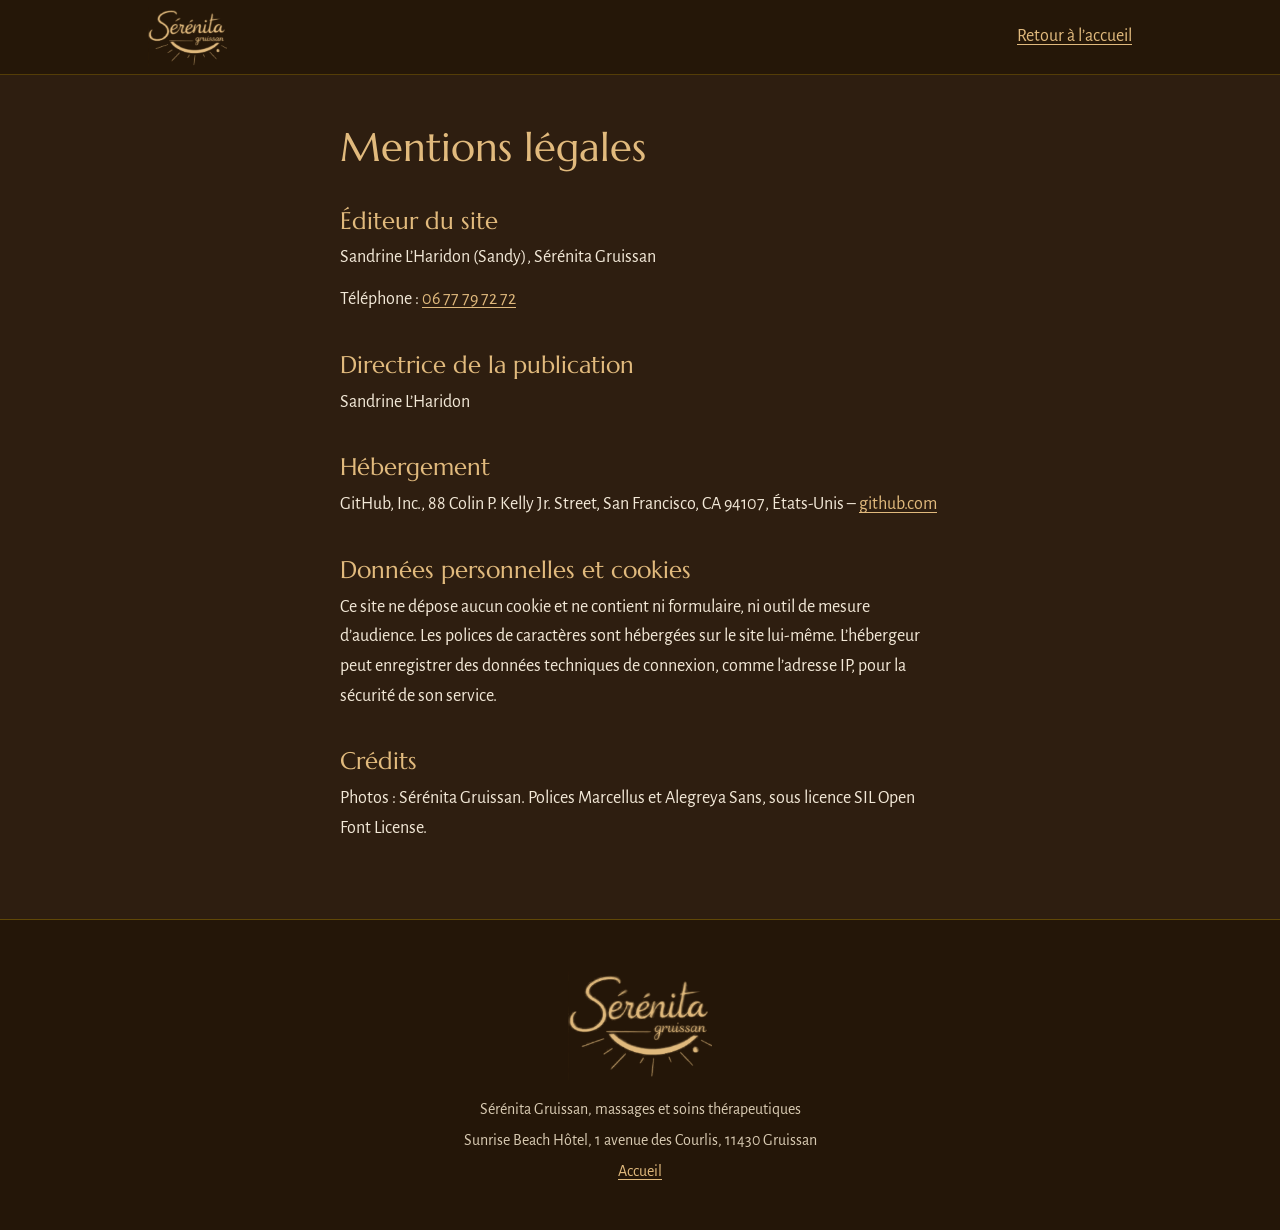
<file: mentions-legales.html>
<!doctype html>
<html lang="fr">
<head>
  <meta charset="utf-8">
  <meta name="viewport" content="width=device-width, initial-scale=1">
  <title>Mentions légales – Sérénita Gruissan</title>
  <meta name="theme-color" content="#2e1e10">
  <meta name="color-scheme" content="only light">
  <link rel="canonical" href="https://sandycrazyconcept.fr/mentions-legales.html">
  <link rel="icon" type="image/png" href="favicon.png">
  <link rel="apple-touch-icon" href="apple-touch-icon.png">
  <link rel="stylesheet" href="css/style.css?v=14">
</head>
<body>
  <header class="site-entete">
    <div class="conteneur">
      <a class="marque" href="./" aria-label="Sérénita Gruissan, retour à l’accueil">
        <img src="img/logo-serenita.png" width="452" height="350" alt="Sérénita Gruissan">
      </a>
      <a href="./">Retour à l’accueil</a>
    </div>
  </header>

  <main class="page-texte">
    <h1>Mentions légales</h1>

    <h2>Éditeur du site</h2>
    <p>Sandrine L’Haridon (Sandy), Sérénita Gruissan</p>
    <p>Téléphone&nbsp;: <a href="tel:+33677797272">06 77 79 72 72</a></p>

    <h2>Directrice de la publication</h2>
    <p>Sandrine L’Haridon</p>

    <h2>Hébergement</h2>
    <p>GitHub, Inc., 88 Colin P. Kelly Jr. Street, San Francisco, CA 94107, États-Unis – <a href="https://github.com" rel="noopener">github.com</a></p>

    <h2>Données personnelles et cookies</h2>
    <p>Ce site ne dépose aucun cookie et ne contient ni formulaire, ni outil de mesure d’audience. Les polices de caractères sont hébergées sur le site lui-même. L’hébergeur peut enregistrer des données techniques de connexion, comme l’adresse IP, pour la sécurité de son service.</p>

    <h2>Crédits</h2>
    <p>Photos&nbsp;: Sérénita Gruissan. Polices Marcellus et Alegreya Sans, sous licence SIL Open Font License.</p>
  </main>

  <footer class="pied">
    <img src="img/logo-serenita.png" width="452" height="350" loading="lazy" alt="">
    <p>Sérénita Gruissan, massages et soins thérapeutiques</p>
    <p>Sunrise Beach Hôtel, 1 avenue des Courlis, 11430 Gruissan</p>
    <p><a href="./">Accueil</a></p>
  </footer>
</body>
</html>
</file>
<file: css/style.css>
/* Sérénita Gruissan — version 2 (« pro »)
   Couleurs de la page Canva d'origine : brun #2e1e10, dorés #e1ba7d / #f1d051.
   Polices hébergées sur le site : Marcellus (titres), Alegreya Sans (texte), Great Vibes (prénoms). */

@font-face { font-family: "Marcellus"; src: url("../fonts/marcellus-latin-400-normal.woff2") format("woff2"); font-weight: 400; font-style: normal; font-display: swap; }
@font-face { font-family: "Alegreya Sans"; src: url("../fonts/alegreya-sans-latin-400-normal.woff2") format("woff2"); font-weight: 400; font-style: normal; font-display: swap; }
@font-face { font-family: "Alegreya Sans"; src: url("../fonts/alegreya-sans-latin-400-italic.woff2") format("woff2"); font-weight: 400; font-style: italic; font-display: swap; }
@font-face { font-family: "Alegreya Sans"; src: url("../fonts/alegreya-sans-latin-700-normal.woff2") format("woff2"); font-weight: 700; font-style: normal; font-display: swap; }
@font-face { font-family: "Great Vibes"; src: url("../fonts/great-vibes-latin-400-normal.woff2") format("woff2"); font-weight: 400; font-style: normal; font-display: swap; }
@font-face { font-family: "Sacramento"; src: url("../fonts/sacramento-latin-400-normal.woff2") format("woff2"); font-weight: 400; font-style: normal; font-display: swap; }

:root {
  color-scheme: only light; /* pas de mode sombre forcé (Android) : l'accueil reste ivoire comme sur iPhone */
  --ecorce: #2e1e10;
  --ecorce-sombre: #241608;
  --ecorce-claire: #3a2716;
  --sable: #f3e9d8;
  --sable-doux: #d9cbb3;
  --or-patine: #e1ba7d;
  --or-vif: #f1d051;
  --bronze: #ac8507;
  --ivoire: #f6efe6;
  --or-fonce: #94701f;
  --or-etoile: #c4952b;
  --brun: #5c3a1d;
  --brun-doux: #7a5634;
  --brun-chaud: #7d4a1f;
  --filet: rgba(225, 186, 125, 0.28);
  --mesure: 36rem;
  --entete: 4.5rem;
}

*, *::before, *::after { box-sizing: border-box; }
html { -webkit-text-size-adjust: 100%; scroll-behavior: smooth; }
@media (prefers-reduced-motion: reduce) { html { scroll-behavior: auto; } }

body {
  margin: 0;
  background: var(--ecorce);
  color: var(--sable);
  font-family: "Alegreya Sans", "Gill Sans", "Trebuchet MS", sans-serif;
  font-size: 1.125rem;
  line-height: 1.65;
  text-rendering: optimizeLegibility;
}

img { max-width: 100%; height: auto; display: block; }
h1, h2, h3 { font-family: "Marcellus", "Palatino Linotype", Georgia, serif; font-weight: 400; color: var(--or-patine); line-height: 1.2; }
h1, h2, h3, .chapo, .lieu-court, .soins .detail { text-wrap: balance; }
p { margin: 0 0 1rem; }
a { color: var(--or-patine); text-underline-offset: 0.18em; }
a:hover { color: var(--or-vif); }
:focus-visible { outline: 2px solid var(--or-vif); outline-offset: 3px; border-radius: 4px; }
[id] { scroll-margin-top: calc(var(--entete) + 1rem); }

.evitement { position: absolute; left: -9999px; top: 0; }
.evitement:focus { left: 1rem; top: 1rem; z-index: 50; padding: 0.5rem 1rem; background: var(--sable); color: var(--ecorce); }

.conteneur { max-width: 64rem; margin: 0 auto; }

/* ---------- En-tête fixe ---------- */

.site-entete {
  position: sticky;
  top: 0;
  z-index: 20;
  background: rgba(36, 22, 8, 0.94);
  border-bottom: 1px solid rgba(172, 133, 7, 0.35);
}
@supports (backdrop-filter: blur(6px)) {
  .site-entete { background: rgba(36, 22, 8, 0.82); backdrop-filter: blur(6px); }
}
.site-entete .conteneur {
  display: flex;
  align-items: center;
  justify-content: space-between;
  gap: 1.5rem;
  min-height: var(--entete);
  padding: 0.4rem 1.25rem;
}
.marque { display: block; border-radius: 6px; }
.marque img { width: auto; height: 3.4rem; }

.menu ul { display: none; margin: 0; padding: 0; list-style: none; }
.menu a { color: var(--sable); text-decoration: none; white-space: nowrap; }
.menu a:hover { color: var(--or-vif); }

.bouton {
  display: inline-flex;
  align-items: center;
  justify-content: center;
  gap: 0.5rem;
  padding: 0.7rem 1.4rem;
  border: 1px solid var(--or-patine);
  border-radius: 999px;
  color: var(--sable);
  text-decoration: none;
  line-height: 1.3;
}
.bouton:hover { background: rgba(225, 186, 125, 0.14); color: var(--sable); }
.bouton-plein { background: var(--or-patine); color: var(--ecorce); }
.bouton-plein:hover { background: var(--or-vif); color: var(--ecorce); }
.site-entete .bouton { display: none; white-space: nowrap; }
.entete-actions { display: flex; align-items: center; gap: 0.75rem; }
.langue {
  flex: none;
  padding: 0.3rem 0.75rem;
  border: 1px solid var(--filet);
  border-radius: 999px;
  color: var(--sable);
  font-size: 0.95rem;
  letter-spacing: 0.04em;
  text-decoration: none;
}
.langue:hover { border-color: var(--or-patine); color: var(--or-vif); }

/* ---------- Accueil : Sandy et Sandra sur fond ivoire, le logo doré au milieu ---------- */

.accueil {
  position: relative;
  padding: clamp(1.75rem, 4vw, 3.25rem) 1rem 0;
  background: var(--ivoire);
  color: var(--ecorce);
  border-bottom: 1px solid var(--or-patine);
  text-align: center;
}
.triptyque {
  display: grid;
  grid-template-columns: minmax(0, 1fr) minmax(0, 1.15fr) minmax(0, 1fr);
  align-items: center;
  gap: clamp(0.25rem, 2vw, 1.75rem);
  max-width: 54rem;
  margin: 0 auto;
}
.portrait {
  display: flex;
  flex-direction: column;
  align-items: center;
  border-radius: 12px;
  color: var(--ecorce);
  text-decoration: none;
}
.portrait img { width: 100%; height: auto; }
.portrait .prenom-script {
  margin-top: -0.4rem;
  font-family: "Great Vibes", "Snell Roundhand", cursive;
  font-size: clamp(1.75rem, 3.6vw, 3rem);
  line-height: 1.15;
  color: var(--or-fonce);
}
.portrait .decouvrir {
  font-size: clamp(0.8rem, 1.3vw, 1rem);
  color: var(--brun-doux);
  text-decoration: underline;
  text-decoration-color: rgba(107, 85, 57, 0.35);
  text-underline-offset: 0.25em;
}
.portrait:hover { color: var(--ecorce); }
.portrait:hover .decouvrir { color: var(--ecorce); text-decoration-color: currentColor; }
.triptyque-logo img { width: 100%; max-width: 19rem; margin: 0 auto; }
.accueil :focus-visible { outline-color: var(--or-fonce); }

.accueil-contenu {
  max-width: 54rem;
  margin: 0 auto;
  padding: clamp(1.75rem, 4vw, 3rem) 0.25rem clamp(2.5rem, 5vw, 4rem);
}
.accueil h1 {
  margin: 0 0 1.25rem;
  font-size: clamp(2.1rem, 3.4vw + 1rem, 3.25rem);
  color: var(--brun-chaud);
}
.accueil .intro {
  max-width: 34rem;
  color: var(--brun);
  margin: 0 auto 2rem;
  font-size: clamp(1.2rem, 0.6vw + 1.05rem, 1.375rem);
  line-height: 1.6;
}

.appels {
  display: flex;
  flex-wrap: wrap;
  justify-content: center;
  gap: 1rem;
  margin: 0 0 1.5rem;
  padding: 0;
  list-style: none;
}
.appels a {
  display: flex;
  flex-direction: column;
  align-items: center;
  min-width: 13rem;
  padding: 0.85rem 1.75rem;
  border: 1px solid var(--or-patine);
  border-radius: 999px;
  background: rgba(36, 22, 8, 0.55);
  color: var(--sable);
  text-decoration: none;
  line-height: 1.35;
}
.appels a:hover { background: rgba(225, 186, 125, 0.16); color: var(--sable); }
.appels .prenom { font-family: "Marcellus", Georgia, serif; font-size: 1.3125rem; color: var(--or-vif); }
.appels .numero { font-variant-numeric: tabular-nums; letter-spacing: 0.03em; }
.accueil .appels a { background: #fffaf2; border-color: var(--or-fonce); color: var(--brun); }
.accueil .appels a:hover { background: #fff3df; color: var(--ecorce); }
.accueil .appels .prenom { color: var(--or-fonce); }

.accueil .lieu-court { margin: 0; color: var(--brun-doux); }
.accueil .avis-google { margin: 0.9rem 0 0; }
.accueil .avis-google a { color: var(--brun); text-decoration: none; }
.accueil .avis-google .avis-texte {
  text-decoration: underline;
  text-decoration-color: rgba(46, 30, 16, 0.3);
  text-underline-offset: 0.25em;
}
.accueil .avis-google a:hover { color: var(--or-fonce); }
.accueil .avis-google a:hover .avis-texte { text-decoration-color: currentColor; }
.accueil .avis-google .etoiles { margin-right: 0.35em; color: var(--or-etoile); letter-spacing: 0.08em; }

/* ---------- Sections ---------- */

.section { padding: 5rem 1.25rem; }
.section-alt { background: var(--ecorce-sombre); }
.section h2 { margin: 0 0 1.25rem; font-size: clamp(2rem, 2.5vw + 1.2rem, 2.6rem); }
.chapo { max-width: var(--mesure); font-size: 1.25rem; }

.citation { margin: 1.75rem 0 0; }
.citation blockquote { margin: 0; }
.citation p { margin: 0; font-style: italic; font-size: clamp(1.25rem, 0.6vw + 1.1rem, 1.5rem); line-height: 1.55; color: var(--sable); }
.citation figcaption { margin-top: 0.75rem; font-family: "Marcellus", Georgia, serif; color: var(--or-patine); }
.citation-centre { max-width: 46rem; margin: 3.5rem auto 0; text-align: center; }
.citation-centre::before { content: "✦"; display: block; margin-bottom: 1.1rem; color: var(--or-vif); font-size: 1rem; line-height: 1; }
.citation-centre p { font-size: clamp(1.4rem, 1.1vw + 1.1rem, 1.95rem); line-height: 1.5; text-wrap: balance; }

.paire { display: grid; gap: 2.5rem; align-items: center; }
.paire .photo img { width: 100%; border-radius: 6px; }

/* Pour qui */
.publics {
  display: grid;
  gap: 0.25rem 2rem;
  margin: 2rem 0 0;
  padding: 0;
  list-style: none;
}
.publics li {
  position: relative;
  padding: 0.85rem 0 0.85rem 1.75rem;
  border-bottom: 1px solid var(--filet);
}
.publics li::before {
  content: "";
  position: absolute;
  left: 0.2rem;
  top: 1.45rem;
  width: 0.55rem;
  height: 0.55rem;
  border: 1px solid var(--or-patine);
  border-radius: 50%;
}

/* Carte des soins et tarifs : palmes dorées et points de conduite, comme la carte imprimée */
.titre-centre { text-align: center; }
.carte {
  position: relative;
  max-width: 46rem;
  margin: 2.5rem auto 0;
  padding: 3rem 4rem 2rem;
  background: var(--ecorce);
  border: 1px solid var(--or-patine);
  border-radius: 2rem;
}
.carte::before {
  content: "";
  position: absolute;
  top: -0.8rem;
  left: 50%;
  width: 1.6rem;
  height: 1.6rem;
  margin-left: -0.8rem;
  background: var(--ecorce);
  border: 1px solid var(--or-patine);
  border-radius: 50%;
}
.palme {
  position: absolute;
  top: 4.75rem;
  bottom: 2rem;
  width: 2.75rem;
  background: url("../img/palme.png") center top / 100% auto repeat-y;
  pointer-events: none;
}
.palme-gauche { left: 0.6rem; }
.palme-droite { right: 0.6rem; transform: scaleX(-1); }
.soins { margin: 0; padding: 0; list-style: none; text-align: center; }
.soins li { padding: 0.85rem 0; }
.soins h3 {
  margin: 0;
  font-family: "Alegreya Sans", "Gill Sans", sans-serif;
  font-weight: 700;
  font-size: 1.2rem;
  line-height: 1.3;
  color: var(--or-patine);
}
.soins .detail { margin: 0.1rem 0 0; color: var(--sable); }
.ligne {
  display: flex;
  align-items: baseline;
  gap: 0.4rem;
  max-width: 15rem;
  margin: 0.3rem auto 0;
  font-variant-numeric: tabular-nums;
  white-space: nowrap;
}
.ligne .points {
  flex: 1;
  min-width: 1.5rem;
  border-bottom: 2px dotted rgba(225, 186, 125, 0.55);
  transform: translateY(-0.3em);
}
.ligne .prix { font-weight: 700; }
.ligne-seule { justify-content: center; }
.soins-aide { margin: 0 -3.4rem 0.75rem; text-align: center; color: var(--sable-doux); font-size: clamp(0.75rem, 3.3vw, 1rem); text-wrap: balance; }
.soins-aide span { color: var(--or-vif); }
.soin-bouton {
  display: inline-flex;
  align-items: center;
  gap: 0.5rem;
  max-width: 100%;
  padding: 0.2rem 0.4rem;
  border: 0;
  border-radius: 8px;
  background: none;
  color: var(--or-patine);
  font: inherit;
  font-weight: 700;
  text-align: center;
  cursor: pointer;
}
.soin-bouton:hover, .soin-bouton:focus-visible { color: var(--or-vif); }
.soin-bouton:hover .soin-plus { background: rgba(241, 208, 81, 0.16); }
.soin-plus {
  position: relative;
  flex: none;
  width: 1.2rem;
  height: 1.2rem;
  border: 1px solid currentColor;
  border-radius: 50%;
}
.soin-plus::before, .soin-plus::after {
  content: "";
  position: absolute;
  left: 50%;
  top: 50%;
  width: 0.5rem;
  height: 1px;
  background: currentColor;
  transform: translate(-50%, -50%);
}
.soin-plus::after { transform: translate(-50%, -50%) rotate(90deg); }
.fiche { display: none; }
.sans-dialog .fiche { display: block; margin: 0.75rem auto 0; max-width: 24rem; text-align: left; }
.sans-dialog .soin-plus { display: none; }
.carte .avertissement { max-width: 24rem; margin: 0.75rem auto 0; font-size: 0.9rem; text-align: center; color: var(--sable-doux); }

/* Fiche d'un soin : sa constellation s'anime, puis son histoire et ses bienfaits */
.fiche-soin {
  width: min(34rem, calc(100% - 2rem));
  max-height: calc(100vh - 2rem);
  max-height: calc(100dvh - 2rem);
  padding: 0;
  border: 1px solid var(--or-patine);
  border-radius: 1.5rem;
  background: var(--ecorce);
  color: var(--sable);
  overflow: auto;
  overscroll-behavior: contain;
}
.fiche-soin::backdrop { background: rgba(12, 7, 2, 0.72); backdrop-filter: blur(3px); }
.fiche-boite { position: relative; }
.fiche-ciel {
  position: relative;
  height: 10rem;
  overflow: hidden;
  background:
    radial-gradient(ellipse 55% 75% at 50% 55%, rgba(241, 208, 81, 0.2), rgba(241, 208, 81, 0) 70%),
    linear-gradient(180deg, #140b04, #24170b);
  border-bottom: 1px solid var(--filet);
}
.fiche-ciel::after {
  content: "";
  position: absolute;
  inset: 0;
  background: linear-gradient(100deg, rgba(241, 208, 81, 0) 40%, rgba(241, 208, 81, 0.18) 50%, rgba(241, 208, 81, 0) 60%);
  transform: translateX(-100%);
}
.constellation { position: absolute; inset: 0; width: 100%; height: 100%; }
.constellation .orbite { fill: none; stroke: rgba(225, 186, 125, 0.32); stroke-width: 0.5; stroke-dasharray: 2 4; transform-origin: 100px 60px; }
.constellation .trait { stroke: var(--or-patine); stroke-width: 0.8; stroke-linecap: round; opacity: 0.85; }
.constellation .etoile { fill: var(--or-vif); filter: drop-shadow(0 0 2px rgba(241, 208, 81, 0.9)); transform-box: fill-box; transform-origin: center; }
.fiche-corps { padding: 1.5rem 1.5rem 1.75rem; }
.fiche-corps > h3 { margin: 0; font-size: 1.6rem; text-align: center; text-wrap: balance; }
.fiche-detail { margin: 0.25rem 0 0; text-align: center; color: var(--sable-doux); }
.fiche-prix { margin: 0.75rem 0 0.25rem; }
.fiche-contenu h4 { margin: 1.25rem 0 0.35rem; font-family: "Marcellus", Georgia, serif; font-weight: 400; font-size: 1.15rem; color: var(--or-patine); }
.fiche-contenu p { margin: 0; }
.fiche-contenu p + p, .fiche-liste + p { margin-top: 0.6rem; }
.fiche-liste { margin: 0.45rem 0 0; padding: 0 0 0 1.25rem; }
.fiche-liste li { padding: 0.12rem 0; }
.fiche-liste li::marker { color: var(--or-vif); }
.fiche-bienfaits { margin: 0; padding: 0; list-style: none; }
.fiche-bienfaits li { position: relative; padding: 0.3rem 0 0.3rem 1.5rem; }
.fiche-bienfaits li::before { content: "✦"; position: absolute; left: 0; top: 0.3rem; color: var(--or-vif); font-size: 0.85rem; }
.fiche-note { margin-top: 1rem !important; padding: 0.6rem 0.85rem; border-left: 2px solid var(--or-patine); background: rgba(225, 186, 125, 0.08); font-size: 0.95rem; color: var(--sable-doux); }
.fiche-actions { display: flex; flex-wrap: wrap; justify-content: center; gap: 0.6rem; margin-top: 1.5rem; }
.fiche-fermer {
  position: absolute;
  top: 0.6rem;
  right: 0.6rem;
  width: 2.5rem;
  height: 2.5rem;
  border: 1px solid var(--filet);
  border-radius: 50%;
  background: rgba(20, 12, 4, 0.65);
  color: var(--sable);
  font: inherit;
  font-size: 1.5rem;
  line-height: 1;
  cursor: pointer;
}
.fiche-fermer:hover { color: var(--or-vif); border-color: var(--or-patine); }
@media (max-width: 599px) {
  .fiche-soin {
    width: 100%;
    max-width: 100%;
    margin: auto 0 0;
    border-radius: 1.25rem 1.25rem 0 0;
    border-bottom: 0;
    max-height: 92vh;
    max-height: 92dvh;
  }
}
@media (prefers-reduced-motion: no-preference) {
  .fiche-soin.anime { animation: fiche-apparait 0.35s ease; }
  .fiche-soin.anime .fiche-ciel::after { animation: fiche-balayage 2.2s ease 0.2s 1 forwards; }
  .fiche-soin.anime .orbite { animation: fiche-tourne 40s linear infinite; }
  .fiche-soin.anime .orbite-2 { animation-duration: 26s; animation-direction: reverse; }
  .fiche-soin.anime .trait { stroke-dasharray: 100; stroke-dashoffset: 100; animation: fiche-trace 1.1s ease forwards; animation-delay: calc(var(--i) * 90ms + 150ms); }
  .fiche-soin.anime .etoile { animation: fiche-scintille 2.6s ease-in-out infinite; animation-delay: calc(var(--i) * -0.37s); }
  .fiche-soin.anime .fiche-contenu { animation: fiche-monte 0.6s ease 0.35s both; }
}
@keyframes fiche-apparait { from { opacity: 0; transform: translateY(14px) scale(0.98); } }
@keyframes fiche-balayage { to { transform: translateX(100%); } }
@keyframes fiche-tourne { to { transform: rotate(360deg); } }
@keyframes fiche-trace { to { stroke-dashoffset: 0; } }
@keyframes fiche-scintille { 0%, 100% { opacity: 0.55; transform: scale(0.85); } 50% { opacity: 1; transform: scale(1.2); } }
@keyframes fiche-monte { from { opacity: 0; transform: translateY(8px); } }
.carte .rappel {
  max-width: 20rem;
  margin: 1.25rem auto 0;
  padding-top: 1.25rem;
  border-top: 1px solid var(--filet);
  text-align: center;
  color: var(--sable-doux);
}

/* Équipe : une partie pour Sandy, une pour Sandra */
.equipe { text-align: center; }
.equipe .chapo { margin: 0 auto 2rem; }
.equipe .bandeau { width: 100%; max-width: 40rem; margin: 0 auto; border-radius: 6px; }
.accompagnantes {
  display: grid;
  gap: 2.5rem;
  max-width: 58rem;
  margin: 3rem auto 0;
  text-align: left;
}
.accompagnante {
  display: grid;
  grid-template-columns: 7rem minmax(0, 1fr);
  gap: 1.25rem;
  align-items: start;
}
.accompagnante img { width: 100%; border: 1px solid var(--or-patine); border-radius: 8px; }
/* Sandy et Sandra : plus de portrait à côté du texte (doublons de l'accueil) ; Sandy : photo d'elle en train de masser, sous son nom */
.accompagnante.sans-photo { grid-template-columns: minmax(0, 1fr); }
.accompagnante .scene { display: block; margin: 0.6rem 0 1.5rem; }
.accompagnante .scene img { display: block; height: auto; }
.signatures { margin: 0 0 1.25rem; font-family: "Marcellus", Georgia, serif; color: var(--or-patine); line-height: 1.6; }
.accompagnante h3 {
  margin: 0 0 0.4rem;
  font-family: "Great Vibes", "Snell Roundhand", cursive;
  font-size: 2.6rem;
  line-height: 1;
  color: var(--or-patine);
}
.accompagnante .citation { margin: 0 0 1.25rem; }
.accompagnante .citation p { font-size: 1.2rem; }
.parcours { margin: 0 0 1.25rem; padding: 0; list-style: none; }
.parcours li { position: relative; margin-left: 0.35rem; padding: 0 0 1.1rem 1.4rem; border-left: 1px solid var(--filet); }
.parcours li:last-child { padding-bottom: 0.25rem; border-left-color: transparent; }
.parcours li::before {
  content: "";
  position: absolute;
  left: -0.4rem;
  top: 0.4rem;
  width: 0.75rem;
  height: 0.75rem;
  border: 1px solid var(--or-patine);
  border-radius: 50%;
  background: var(--ecorce-sombre);
}
.parcours-quand { display: block; font-family: "Marcellus", Georgia, serif; font-size: 1.1rem; color: var(--or-patine); }
.parcours p { margin: 0.15rem 0 0; }

/* Offrir un massage : titre, bon, puis étapes (sur téléphone, dans cet ordre) */
.offrir-grille { display: grid; row-gap: 1.5rem; }
.offrir-haut .chapo { margin-bottom: 0; }
.offrir-bas .etapes { margin-top: 0.5rem; }

/* Bons cadeaux : carte de Sérénita (une image par occasion, d'après la carte fournie ; soin posé par la page) */
.bon-visuel { display: grid; gap: 1.5rem; justify-items: center; padding: 0.5rem 0; }
.bon-carte {
  position: relative;
  width: 100%;
  max-width: 36rem;
  container-type: inline-size;
  border-radius: 0.5rem;
  overflow: hidden;
  box-shadow: 0 1.25rem 2.75rem rgba(0, 0, 0, 0.45);
}
.bon-carte img { width: 100%; height: auto; }
.bon-ligne { position: absolute; margin: 0; white-space: nowrap; line-height: 1; }
.bon-ligne { left: 21%; right: 20.4%; text-align: center; }
.bon-format {
  top: 51%;
  font-family: "Marcellus", Georgia, serif;
  font-size: 1rem;
  font-size: calc(3.35cqw * var(--ajuste, 1));
  letter-spacing: 0.045em;
  text-transform: uppercase;
  color: #3b2412;
}
.bon-style {
  top: 56.6%;
  font-family: "Great Vibes", "Snell Roundhand", cursive;
  font-size: 1.6rem;
  font-size: calc(5.6cqw * var(--ajuste, 1));
  color: #ad7e2b;
}
.bon-choix { display: grid; gap: 0.9rem; width: 100%; max-width: 36rem; }
/* Occasions : pastilles au-dessus de la carte */
.bon-occasions { width: 100%; max-width: 36rem; margin: 0; padding: 0; border: 0; }
.bon-occasions[hidden] { display: none; }
.bon-occasions legend { margin: 0 0 0.6rem; padding: 0; font-family: "Marcellus", Georgia, serif; color: var(--or-patine); }
.pastilles { display: flex; flex-wrap: wrap; gap: 0.5rem; }
.pastilles label { position: relative; display: inline-flex; cursor: pointer; }
.pastilles input { position: absolute; inset: 0; width: 100%; height: 100%; margin: 0; opacity: 0; cursor: pointer; }
.pastilles span { display: inline-block; padding: 0.45rem 0.95rem; border: 1px solid var(--or-patine); border-radius: 999px; color: var(--sable); font-size: 0.97rem; line-height: 1.3; }
.pastilles label:hover span { border-color: var(--or-vif); }
.pastilles input:checked + span { background: var(--or-vif); border-color: var(--or-vif); color: var(--brun); }
.pastilles input:focus-visible + span { outline: 2px solid var(--or-vif); outline-offset: 2px; }
/* Message de la personne qui offre : sur la carte, sous la phrase du bas */
.bon-message {
  position: absolute;
  left: 22%;
  right: 21.4%;
  top: 85.6%;
  margin: 0;
  font-family: "Sacramento", "Great Vibes", cursive;
  font-size: calc(3.5cqw * var(--ajuste, 1));
  line-height: 1.08;
  text-align: center;
  text-wrap: balance;
  overflow-wrap: anywhere;
  color: #5a3a1e;
}
.bon-choix textarea {
  width: 100%;
  min-height: 4.5rem;
  padding: 0.6rem 0.9rem;
  border: 1px solid var(--or-patine);
  border-radius: 0.5rem;
  background: var(--ecorce);
  color: var(--sable);
  font: inherit;
  font-size: 1rem;
  resize: vertical;
}
.bon-choix textarea::placeholder { color: var(--sable-doux); opacity: 0.75; }
.bon-choix textarea:hover { border-color: var(--or-vif); }
.bon-choix .facultatif { font-family: "Alegreya Sans", sans-serif; font-size: 0.9rem; color: var(--sable-doux); }
.bon-aide { margin: 0.4rem 0 0; font-size: 0.9rem; color: var(--sable-doux); }
.bon-choix[hidden], .bon-choix-style[hidden] { display: none; }
.bon-choix label { display: block; margin-bottom: 0.35rem; font-family: "Marcellus", Georgia, serif; color: var(--or-patine); }
.bon-choix select {
  width: 100%;
  min-height: 3rem;
  padding: 0.55rem 2.6rem 0.55rem 0.9rem;
  border: 1px solid var(--or-patine);
  border-radius: 0.5rem;
  background: var(--ecorce) url("data:image/svg+xml,%3Csvg xmlns='http://www.w3.org/2000/svg' viewBox='0 0 12 8'%3E%3Cpath d='M1 1l5 5 5-5' fill='none' stroke='%23e1ba7d' stroke-width='1.5'/%3E%3C/svg%3E") no-repeat right 1rem center / 0.8rem;
  color: var(--sable);
  font: inherit;
  font-size: 1rem;
  -webkit-appearance: none;
  appearance: none;
}
.bon-choix select:hover { border-color: var(--or-vif); }
.etapes { counter-reset: etape; margin: 1.5rem 0 1rem; padding: 0; list-style: none; }
.etapes li { counter-increment: etape; position: relative; min-height: 2rem; padding: 0.3rem 0 0.6rem 2.75rem; }
.etapes li::before {
  content: counter(etape);
  position: absolute;
  left: 0;
  top: 0.15rem;
  display: grid;
  place-items: center;
  width: 1.95rem;
  height: 1.95rem;
  border: 1px solid var(--or-patine);
  border-radius: 50%;
  font-family: "Marcellus", Georgia, serif;
  color: var(--or-patine);
}

/* Avis clients */
.avis { text-align: center; }
.avis .chapo { margin: 0 auto 1.75rem; }
.note-google { display: flex; flex-direction: column; align-items: center; gap: 0.35rem; margin: 0 0 1.5rem; }
.note-chiffre { font-family: "Marcellus", Georgia, serif; font-size: 3.5rem; line-height: 1; color: var(--or-patine); }
.note-google .etoiles { font-size: 1.4rem; letter-spacing: 0.12em; color: var(--or-vif); }
.note-nombre { color: var(--sable-doux); }
.actions-centre { justify-content: center; }

/* Questions fréquentes */
.conteneur-etroit { max-width: 46rem; }
.questions h2 { text-align: center; }
.faq { margin-top: 1.5rem; border-top: 1px solid var(--filet); }
.faq details { border-bottom: 1px solid var(--filet); }
.faq summary {
  position: relative;
  padding: 1.1rem 2.75rem 1.1rem 0;
  font-family: "Marcellus", Georgia, serif;
  font-size: 1.2rem;
  color: var(--or-patine);
  cursor: pointer;
  list-style: none;
}
.faq summary::-webkit-details-marker { display: none; }
.faq summary::after {
  content: "";
  position: absolute;
  right: 0.4rem;
  top: 50%;
  width: 0.65rem;
  height: 0.65rem;
  border-right: 1px solid var(--or-patine);
  border-bottom: 1px solid var(--or-patine);
  transform: translateY(-70%) rotate(45deg);
}
.faq details[open] summary::after { transform: translateY(-25%) rotate(-135deg); }
.faq summary:hover { color: var(--or-vif); }
.faq details p { margin: 0 0 1.25rem; }

/* Lieu */
.citation-haut { margin-top: 0; }
.texte-lieu { margin-top: 1.5rem; }
.adresse { margin: 1.5rem 0; font-style: normal; color: var(--sable); }
.adresse strong { font-family: "Marcellus", Georgia, serif; font-weight: 400; color: var(--or-patine); font-size: 1.2rem; }
.actions { display: flex; flex-wrap: wrap; gap: 0.75rem; align-items: center; }
.hotel-logo img { width: 8.5rem; border-radius: 10px; }

/* Contact */
.contact { text-align: center; }
.contact .chapo { margin: 0 auto 2rem; }
.contact .adresse { margin-top: 2rem; }

/* Pied de page */
.pied {
  padding: 3rem 1.25rem 2.5rem;
  border-top: 1px solid rgba(172, 133, 7, 0.45);
  background: var(--ecorce-sombre);
  text-align: center;
  font-size: 1rem;
  color: var(--sable-doux);
}
.pied img { width: 9rem; margin: 0 auto 1rem; }
.pied p { margin: 0.3rem 0; }

/* Barre d'appel sur téléphone */
.barre-appel {
  position: fixed;
  left: 0;
  right: 0;
  bottom: 0;
  z-index: 30;
  display: grid;
  grid-template-columns: 1fr 1fr;
  gap: 0.5rem;
  padding: 0.6rem 0.75rem calc(0.6rem + env(safe-area-inset-bottom));
  background: rgba(36, 22, 8, 0.96);
  border-top: 1px solid rgba(172, 133, 7, 0.5);
}
.barre-appel a {
  display: block;
  padding: 0.7rem 0.5rem;
  border-radius: 999px;
  background: var(--or-patine);
  color: var(--ecorce);
  font-weight: 700;
  text-align: center;
  text-decoration: none;
}
.barre-appel a:hover { background: var(--or-vif); color: var(--ecorce); }
body.avec-barre { padding-bottom: 4.75rem; }

/* Page de texte (mentions légales) */
.page-texte { max-width: 40rem; margin: 0 auto; padding: 3rem 1.25rem 4rem; }
.page-texte h1 { font-size: clamp(2rem, 3vw + 1rem, 2.5rem); margin: 0 0 1.5rem; }
.page-texte h2 { font-size: 1.5rem; margin: 2.25rem 0 0.5rem; }
.page-texte p { margin: 0 0 0.75rem; }

/* ---------- Écrans moyens et grands ---------- */

@media (min-width: 600px) {
  .publics { grid-template-columns: 1fr 1fr; }
}

@media (min-width: 860px) {
  .site-entete .bouton { display: inline-flex; }
  .marque img { height: 3.8rem; }
  .paire { grid-template-columns: 5fr 6fr; gap: 4rem; }
  .paire.inversee .photo { order: 2; }
  .paire.inversee { grid-template-columns: 6fr 5fr; }
  .accompagnantes { grid-template-columns: 1fr 1fr; gap: 3rem; }
  .accompagnante { grid-template-columns: 9rem minmax(0, 1fr); }
  .barre-appel { display: none; }
  body.avec-barre { padding-bottom: 0; }
}

@media (min-width: 860px) {
  .paire .publics { grid-template-columns: 1fr; }
}

@media (min-width: 860px) {
  .offrir-grille { grid-template-columns: 6fr 5fr; grid-template-rows: auto 1fr; column-gap: 4rem; }
  .offrir-grille .bon-visuel { grid-column: 1; grid-row: 1 / span 2; align-self: center; }
  .offrir-haut { grid-column: 2; grid-row: 1; align-self: end; }
  .offrir-bas { grid-column: 2; grid-row: 2; }
}

@media (min-width: 1000px) {
  .paire .publics { grid-template-columns: 1fr 1fr; }
}

@media (min-width: 1120px) {
  .menu ul { display: flex; gap: 1.4rem; }
}

/* Sur téléphone, la barre d'appel remplace les boutons de l'accueil */
@media (max-width: 859px) {
  .accueil .appels { display: none; }
}

@media (min-width: 700px) {
  .carte { padding: 3.5rem 11rem 2.5rem; }
  .soins-aide { margin: 0 -1rem 0.75rem; font-size: 1rem; }
  .palme {
    top: 2.5rem;
    bottom: 2.5rem;
    width: 8.5rem;
    background-size: contain;
    background-repeat: no-repeat;
    background-position: center;
  }
  .palme-gauche { left: 1.5rem; }
  .palme-droite { right: 1.5rem; }
  .soins h3 { font-size: 1.3rem; }
}

@media (max-width: 599px) {
  .accompagnante { grid-template-columns: 1fr; gap: 1rem; }
  .accompagnante picture:not(.scene) { max-width: 9rem; }
}

@media (max-width: 479px) {
  .section { padding: 4rem 1.25rem; }
}

@media (prefers-reduced-motion: no-preference) {
  a, .bouton, .appels a, .barre-appel a { transition: background-color 0.2s ease, color 0.2s ease; }
  .faq summary::after { transition: transform 0.2s ease; }

}

.visuellement-cache {
  position: absolute;
  width: 1px;
  height: 1px;
  overflow: hidden;
  clip: rect(0 0 0 0);
  white-space: nowrap;
}

/* Prendre rendez-vous : Instagram et QR code du site */
.reseaux { margin: 1.25rem 0 0; text-wrap: balance; }
.reseaux a { color: var(--or-vif); text-decoration: none; }
.reseaux a:hover, .reseaux a:focus-visible { text-decoration: underline; }
.reseaux svg { width: 1.3rem; height: 1.3rem; margin-right: 0.45rem; vertical-align: -0.28em; fill: none; stroke: currentColor; stroke-width: 1.6; }
.reseaux svg .point { fill: currentColor; stroke: none; }
.qr { margin: 2rem auto 0; max-width: 21rem; text-align: center; }
.qr img { display: block; width: 100%; max-width: 15rem; height: auto; margin: 0 auto; padding: 0.6rem; background: #fff; border-radius: 1rem; }
.qr figcaption { margin-top: 0.75rem; font-size: 0.95rem; color: var(--sable-doux); text-wrap: balance; }
</file>
